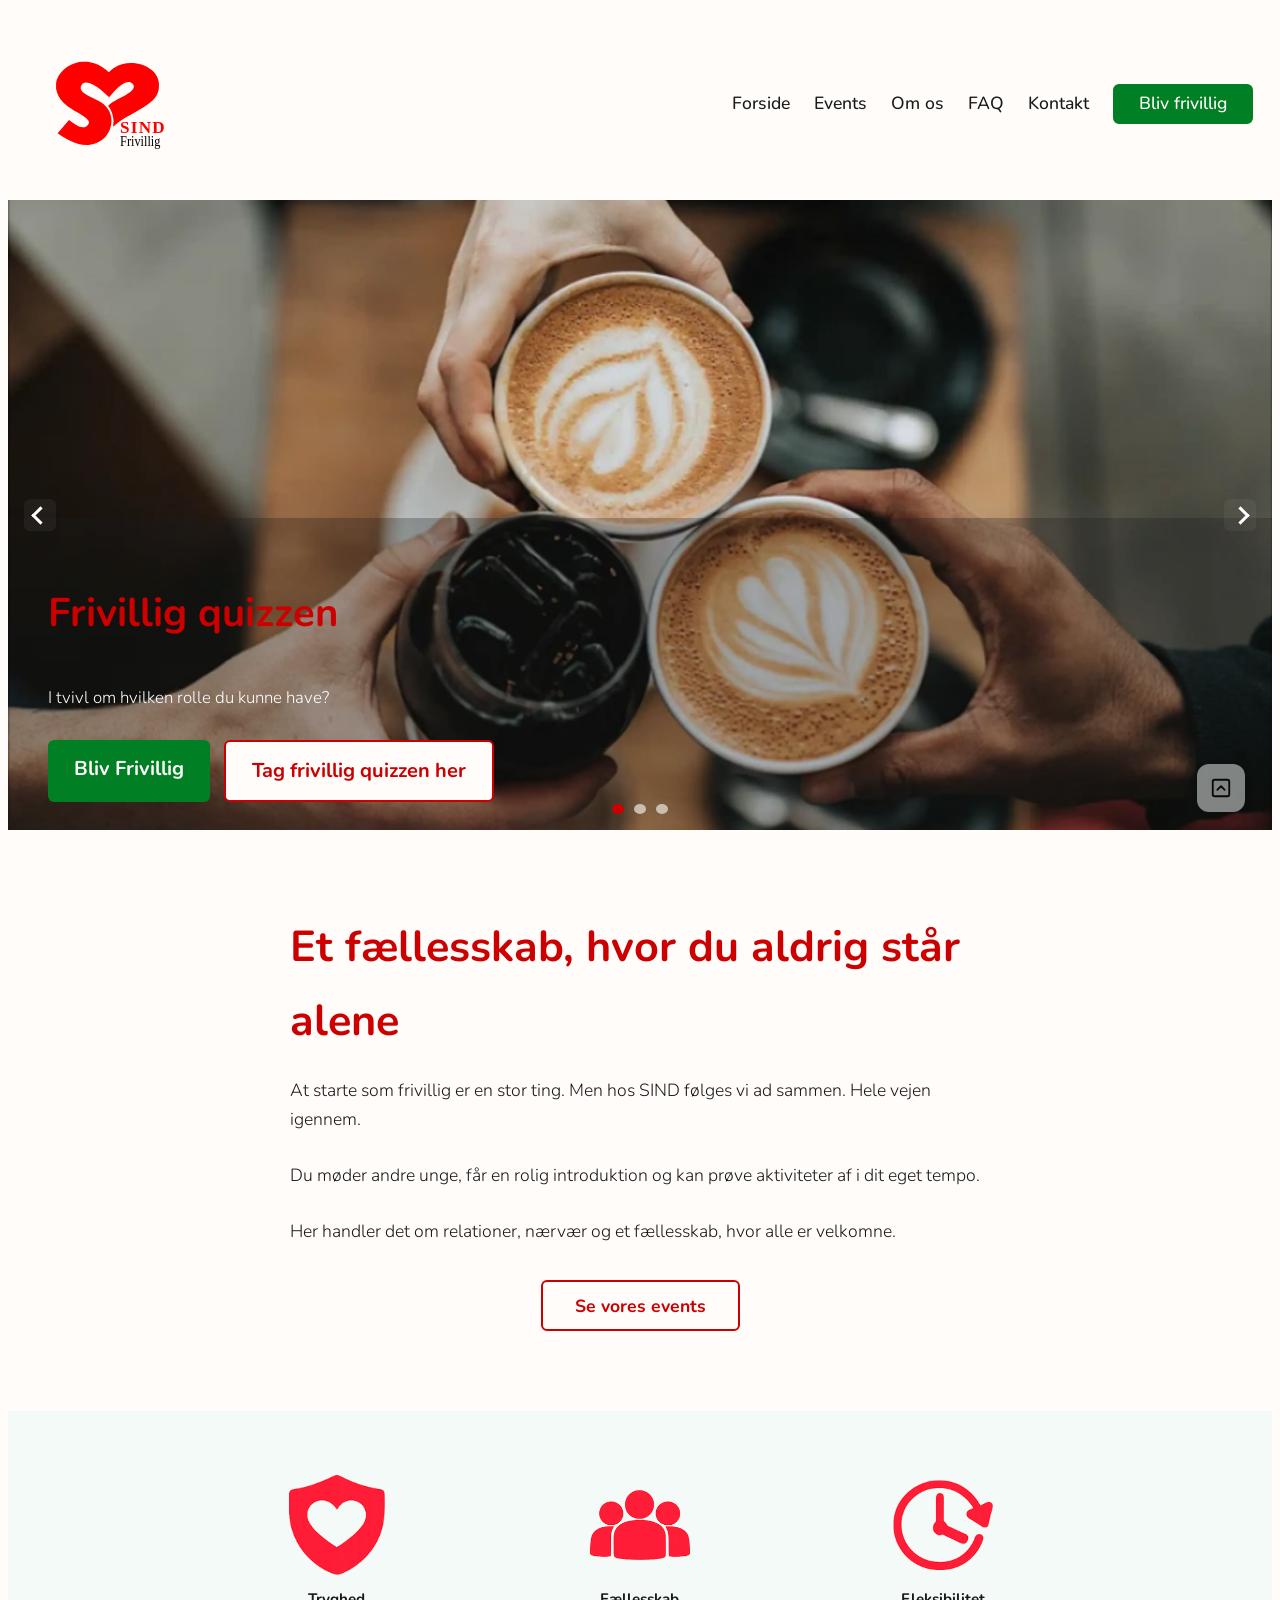
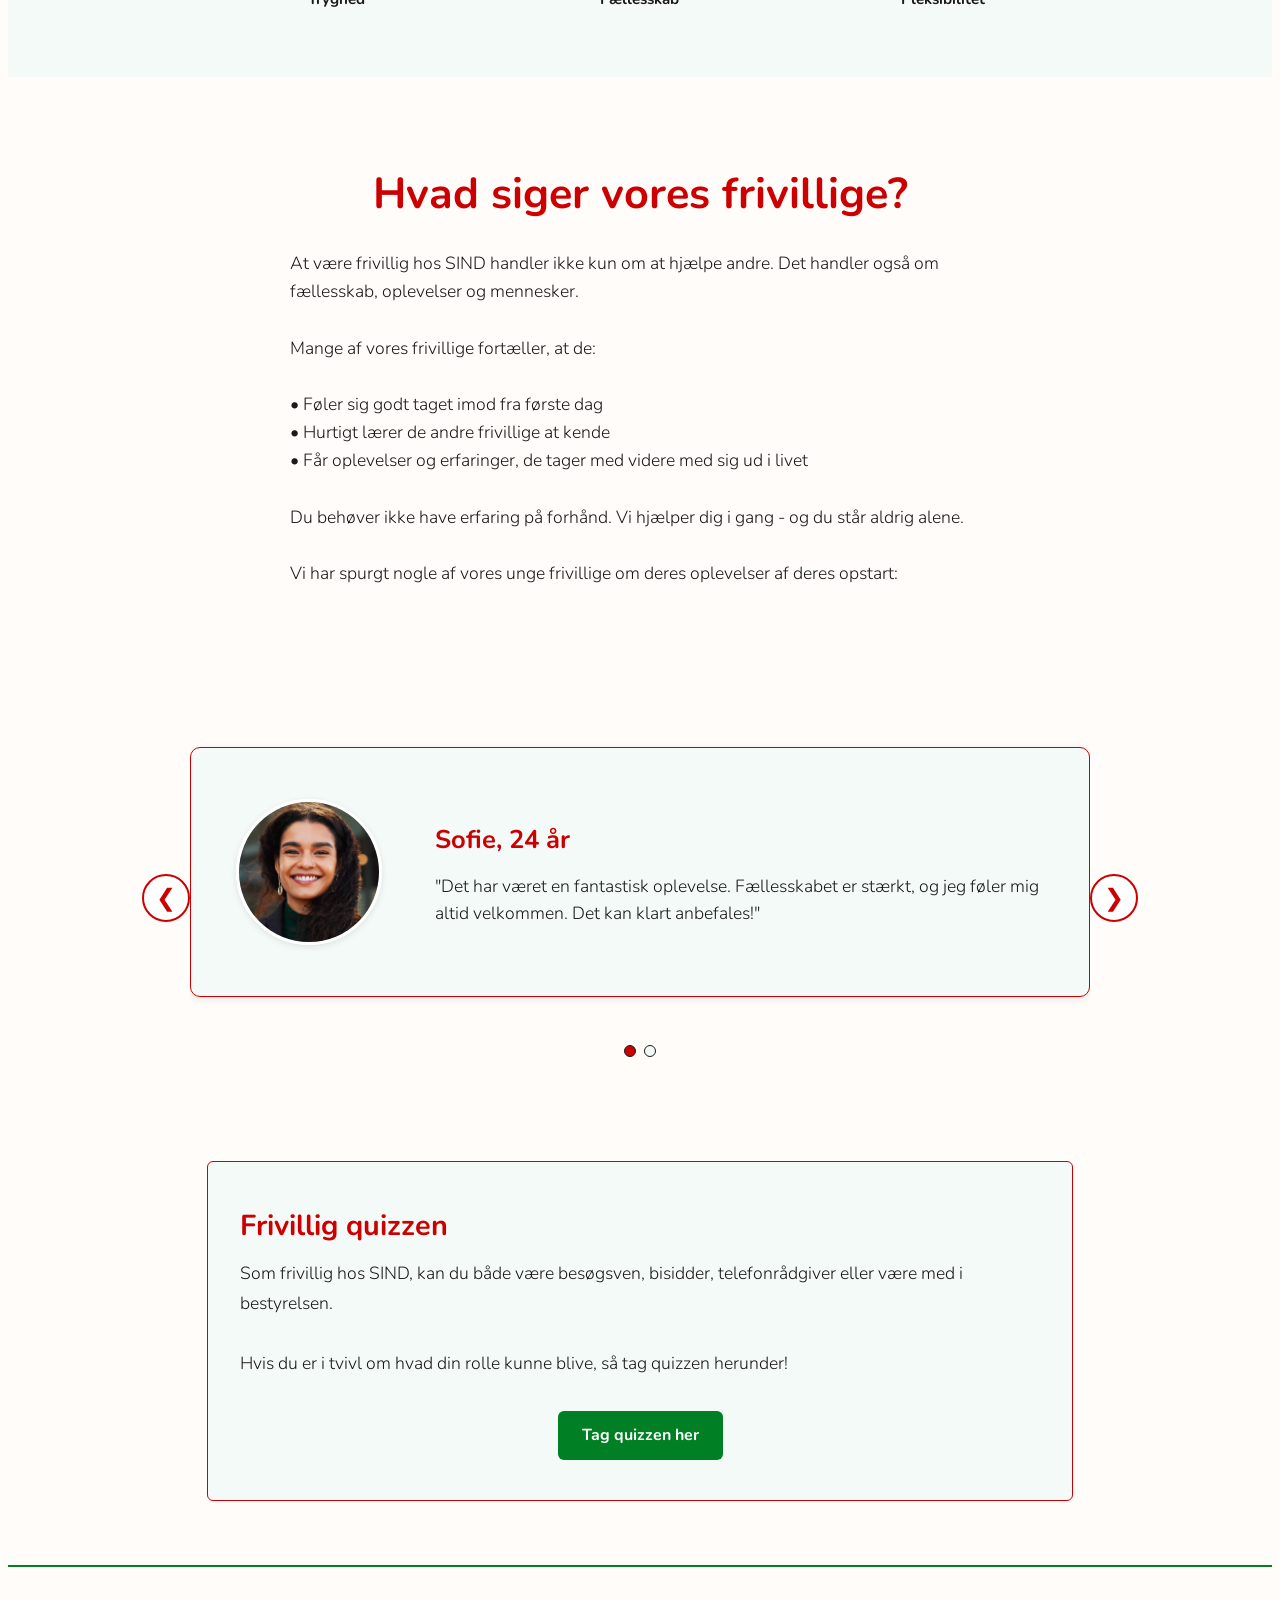
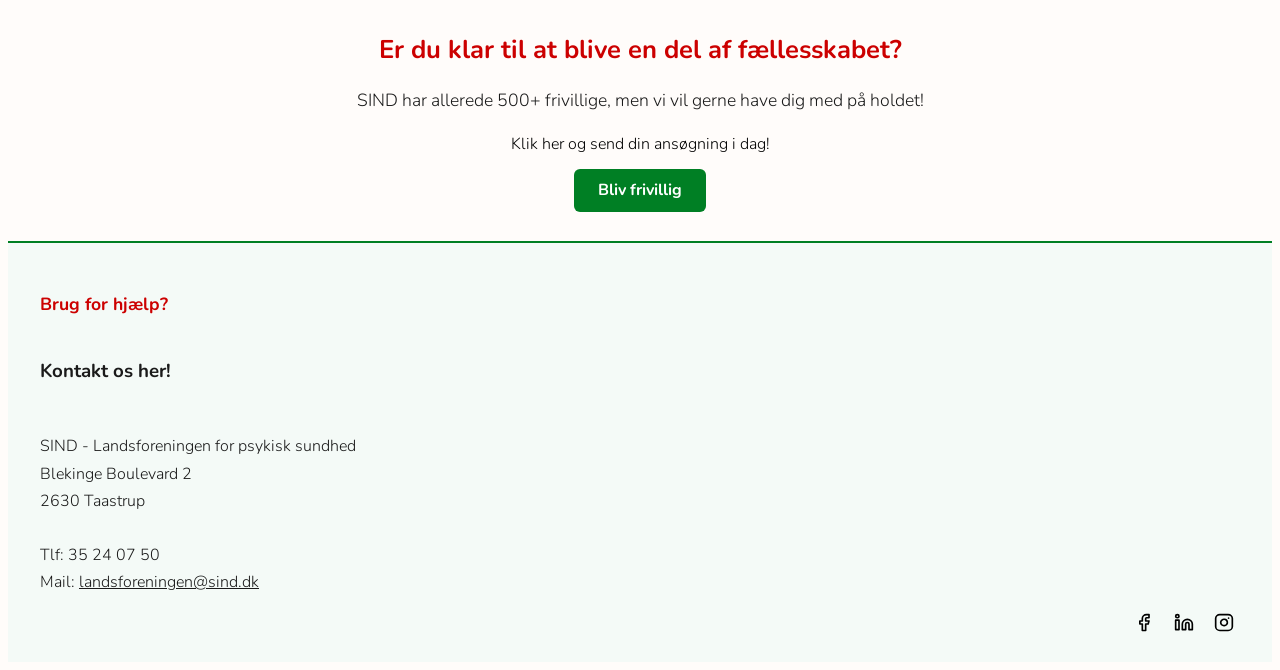
<file: index.html>
<!DOCTYPE html>
<html lang="da">
<head>
    <meta charset="UTF-8">
    <meta name="viewport" content="width=device-width, initial-scale=1.0">
    <meta name="robots" content="noindex">

    <title>Forside</title>

    <script src="js/billedecarousel.js" defer></script>
    <script src="js/forsideanmeldelser.js" defer></script>
    <script src="js/scrolltotop.js" defer></script>
    <script src="js/burgermenu.js" defer></script>

    <link rel="stylesheet" href="css/main.css">
    <link rel="icon" type="image/svg+xml" href="assets/sindfrivilliglogo.svg">
    <link rel="preconnect" href="https://fonts.googleapis.com">
    <link rel="preconnect" href="https://fonts.gstatic.com" crossorigin>
    
    <link href="https://fonts.googleapis.com/css2?family=Nunito:ital,wght@0,200..1000;1,200..1000&display=swap" rel="stylesheet">
</head>
<body>
        <nav class="navbar">
            <a href="index.html">
                <img src="assets/sindfrivilliglogo.svg" alt="SIND logo" class="navbar__logo">
            </a>
            <button class="navbar__burger" id="navbarBurger" aria-label="Åbn menu">
                <span class="navbar__burger-line"></span>
                <span class="navbar__burger-line"></span>
                <span class="navbar__burger-line"></span>
            </button>
            <div class="navbar__menu" id="navbarMenu">
                <a href="index.html" class="navbar__menu-link">Forside</a>
                <a href="events.html" class="navbar__menu-link">Events</a>
                <a href="om-os.html" class="navbar__menu-link">Om os</a>
                <a href="faq.html" class="navbar__menu-link">FAQ</a>
                <a href="kontakt.html" class="navbar__menu-link">Kontakt</a>
                <a href="blivfrivillig.html" class="navbar__menu-link">Bliv frivillig</a>
            </div>
        </nav>
        <!-- Forside indhold kommer her -->

        <!-- Carsousel -->

    <div class="hero-slider">
        <div id="slide-container"></div>
        <button class="arrow left" id="arrow-left"></button>
        <button class="arrow right" id="arrow-right"></button>
        <div class="slider-dots" id="slider-dots"></div>
    </div>

    <section class="forside-intro">
        <div class="forside-intro__container">
            <h2 class="forside-intro__overskrift">Et fællesskab, hvor du aldrig står alene</h2>
            <p class="forside-intro__tekst">At starte som frivillig er en stor ting. Men hos SIND følges vi ad sammen. Hele vejen igennem. <br> <br>Du møder andre unge, får en rolig introduktion og kan prøve aktiviteter af i dit eget tempo. <br> <br> Her handler det om relationer, nærvær og et fællesskab, hvor alle er velkomne.</p>
            <button class="btn-primary">Se vores events</button>
        </div>
    </section>

    <section class="forside-banner">
        <h2 class="visually-hidden">Fordele ved at være frivillig</h2>
        <div class="forside-banner__container">
            <div class="forside-banner__item">
                <img src="assets/tryghed.png" alt="Tryghed" class="forside-banner__ikon">
                <span class="forside-banner__titel">Tryghed</span>
            </div>
            
            <div class="forside-banner__item">
                <img src="assets/fællesskab.png" alt="Fællesskab" class="forside-banner__ikon">
                <span class="forside-banner__titel">Fællesskab</span>
            </div>
            
            <div class="forside-banner__item">
                <img src="assets/fleksibilitet.png" alt="Fleksibilitet" class="forside-banner__ikon">
                <span class="forside-banner__titel">Fleksibilitet</span>
            </div>
        </div>
    </section>

    <section class="forside-intro">
        <div class="forside-intro__container">
            <h2 class="forside-intro__overskrift">Hvad siger vores frivillige?</h2>
            <p class="forside-intro__tekst">At være frivillig hos SIND handler ikke kun om at hjælpe andre. Det handler også om fællesskab, oplevelser og mennesker. <br> <br> Mange af vores frivillige fortæller, at de: <br> <br> • Føler sig godt taget imod fra første dag <br> • Hurtigt lærer de andre frivillige at kende <br> • Får oplevelser og erfaringer, de tager med videre med sig ud i livet <br> <br> Du behøver ikke have erfaring på forhånd. Vi hjælper dig i gang - og du står aldrig alene. <br> <br> Vi har spurgt nogle af vores unge frivillige om deres oplevelser af deres opstart:</p>
        </div>
    </section>

    <section class="forside-anmeldelser">
        <h2 class="visually-hidden">Anmeldelser fra frivillige</h2>
        <button class="forside-anmeldelser__pil forside-anmeldelser__pil--venstre">&#10094;</button>
        <button class="forside-anmeldelser__pil forside-anmeldelser__pil--højre">&#10095;</button>

        <div class="forside-anmeldelser__karousel" id="forsideAnmeldelserKarousel">
            <article class="forside-anmeldelser__kort">
                <div class="forside-anmeldelser__portraet-wrap">
                        <img src="assets/sind__persona__sofie__forside.webp" alt="Sofie" class="forside-anmeldelser__portraet">
                </div>
                <div class="forside-anmeldelser__indhold">
                    <h3 class="forside-anmeldelser__navn">Sofie, 24 år</h3>
                    <p class="forside-anmeldelser__tekst">"Det har været en fantastisk oplevelse. Fællesskabet er stærkt, og jeg føler mig altid velkommen. Det kan klart anbefales!"</p>
                </div>
            </article>

            <article class="forside-anmeldelser__kort">
                <div class="forside-anmeldelser__portraet-wrap">
                    <img src="assets/anmeldelser_jens__forside.webp" alt="Jens" class="forside-anmeldelser__portraet">
                </div>
                <div class="forside-anmeldelser__indhold">
                    <h3 class="forside-anmeldelser__navn">Jens, 22 år</h3>
                    <p class="forside-anmeldelser__tekst">"Trygheden og fleksibiliteten gør, at jeg kan være med på mine egne præmisser. Det betyder alt for mig i hverdagen."</p>
                </div>
            </article>
        </div>
        <div class="forside-anmeldelser__dots" id="forsideAnmeldelserDots" role="group" aria-label="Navigation til anmeldelser">
            <button class="forside-anmeldelser__dot active"></button>
            <button class="forside-anmeldelser__dot"></button>
        </div>
    </section>

    <section class="forside-bund">
        <div class="forside-bund__boks">
            <div>
                <h2 class="forside-bund__overskrift">Frivillig quizzen</h2>
                <p class="forside-bund__tekst">Som frivillig hos SIND, kan du både være besøgsven, bisidder, telefonrådgiver eller være med i bestyrelsen. <br> <br> Hvis du er i tvivl om hvad din rolle kunne blive, så tag quizzen herunder!</p>
            </div>
            <a href="om-os.html#quiz" class="btn-primary forside-bund__knap">Tag quizzen her</a>
        </div>
    </section>
        <!-- Carsousel slut -->

        <section id="banner__blivFrivillig" aria-labelledby="banner-blivfrivillig-heading">
            <h2 id="banner-blivfrivillig-heading" class="footer__top">Er du klar til at blive en del af fællesskabet?</h2>
            <div class="footer__sub">SIND har allerede 500+ frivillige, men vi vil gerne have dig med på holdet!</div>
            <div class="footer__action">
                <div class="footer__action-text">Klik her og send din ansøgning i dag!</div>
                <a href="blivfrivillig.html" class="footer__action-btn">Bliv frivillig</a>
            </div>
        </section>

        <footer class="footer">
            <div class="footer__help">
                <h2 class="footer__help-title">Brug for hjælp?</h2>
                <div class="footer__contact">
                    <h3>Kontakt os her!</h3><br>
                    SIND - Landsforeningen for psykisk sundhed<br>
                    Blekinge Boulevard 2<br>
                    2630 Taastrup<br><br>
                    Tlf: 35 24 07 50<br>
                    Mail: <a href="mailto:landsforeningen@sind.dk" class="footer__contact-mail">landsforeningen@sind.dk</a>
                </div>
                <button id="scrollToTopBtn" class="footer__scroll-top-btn" aria-label="Scroll til toppen">
                    <img src="assets/arrow-up.svg" alt="Op">
                </button>
                <div class="footer__icons">
                    <a href="#" class="footer__icon-link"><img src="assets/facebook.svg" alt="Facebook" class="footer__icon-img"></a>
                    <a href="#" class="footer__icon-link"><img src="assets/linkedin.svg" alt="LinkedIn" class="footer__icon-img"></a>
                    <a href="#" class="footer__icon-link"><img src="assets/instagram.svg" alt="Instagram" class="footer__icon-img"></a>
                </div>
            </div>
        </footer>

</body>
</html>
</file>
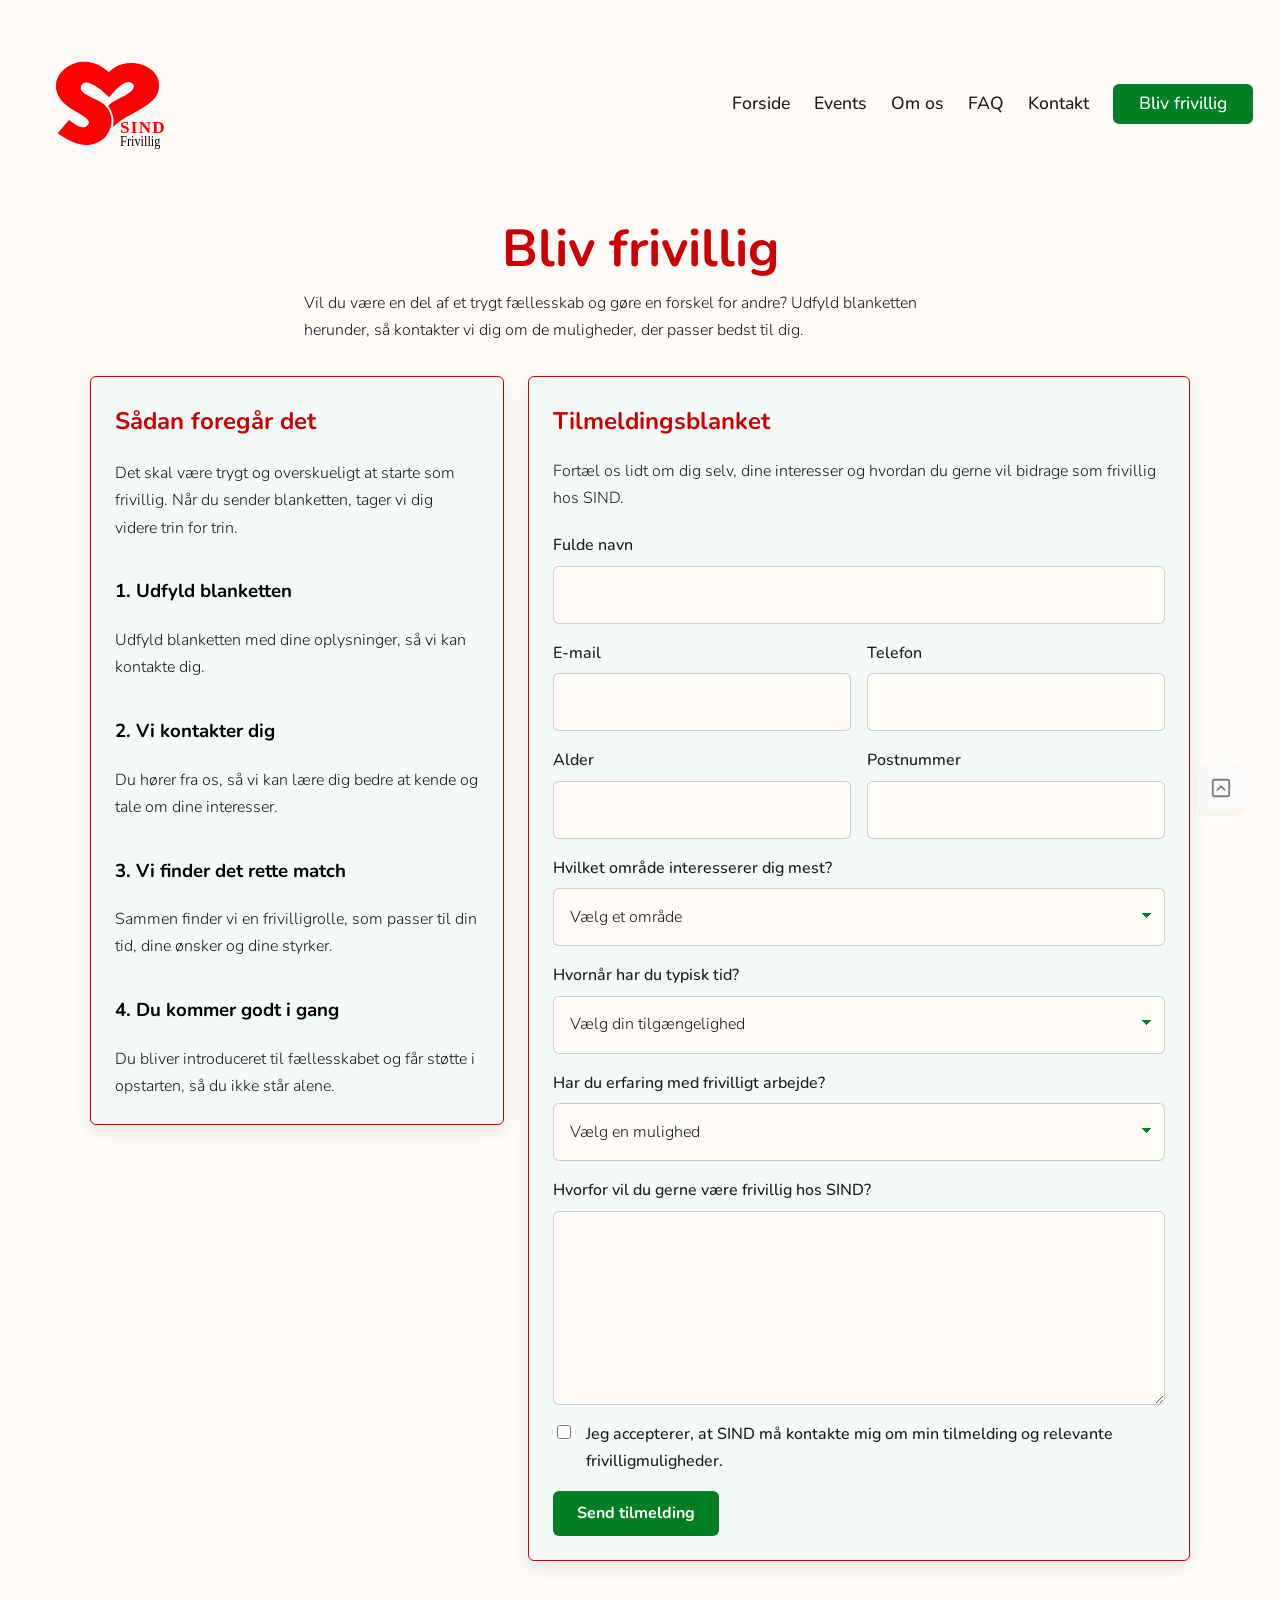
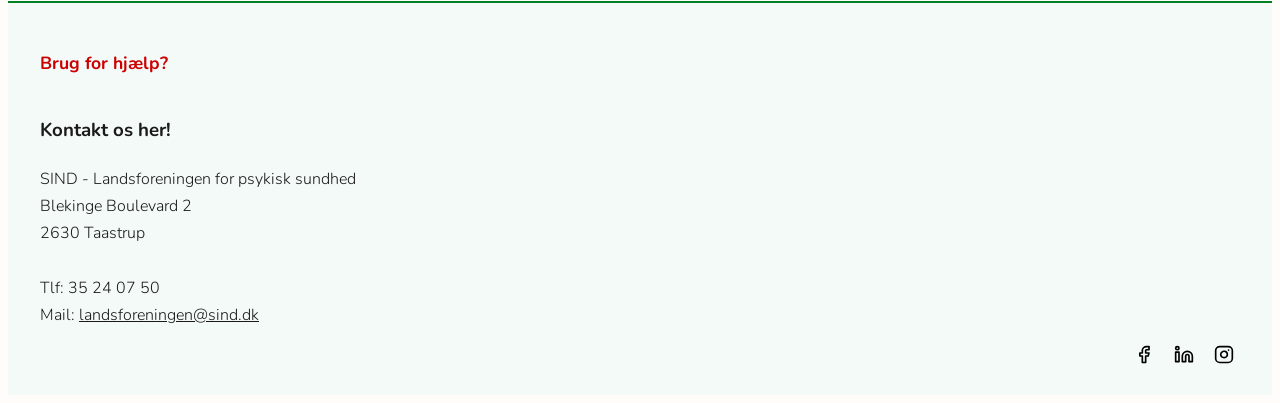
<file: blivfrivillig.html>
<!DOCTYPE html>
<html lang="da">
<head>
    <meta charset="UTF-8">
    <meta name="viewport" content="width=device-width, initial-scale=1.0">
    <meta name="robots" content="noindex">

    <title>Bliv frivillig</title>

    <script src="js/scrolltotop.js" defer></script>
    <script src="js/burgermenu.js" defer></script>
    <script src="js/form-success.js" defer></script>

    <link rel="stylesheet" href="css/main.css">
    <link rel="icon" type="image/svg+xml" href="assets/sindfrivilliglogo.svg">
    <link rel="preconnect" href="https://fonts.googleapis.com">
    <link rel="preconnect" href="https://fonts.gstatic.com" crossorigin>
    <link href="https://fonts.googleapis.com/css2?family=Nunito:ital,wght@0,200..1000;1,200..1000&display=swap" rel="stylesheet">
</head>
<body>
    <nav class="navbar">
        <a href="index.html">
            <img src="assets/sindfrivilliglogo.svg" alt="SIND logo" class="navbar__logo">
        </a>
        <button class="navbar__burger" id="navbarBurger" aria-label="Åbn menu">
            <span class="navbar__burger-line"></span>
            <span class="navbar__burger-line"></span>
            <span class="navbar__burger-line"></span>
        </button>
        <div class="navbar__menu" id="navbarMenu">
            <a href="index.html" class="navbar__menu-link">Forside</a>
            <a href="events.html" class="navbar__menu-link">Events</a>
            <a href="om-os.html" class="navbar__menu-link">Om os</a>
            <a href="faq.html" class="navbar__menu-link">FAQ</a>
            <a href="kontakt.html" class="navbar__menu-link">Kontakt</a>
            <a href="blivfrivillig.html" class="navbar__menu-link">Bliv frivillig</a>
        </div>
    </nav>

    <main class="kontakt-side frivillig-side">
        <div class="kontakt-side__container">
            <h1>Bliv frivillig</h1>
            <p class="kontakt-side__text">Vil du være en del af et trygt fællesskab og gøre en forskel for andre? Udfyld blanketten herunder, så kontakter vi dig om de muligheder, der passer bedst til dig.</p>

            <div class="kontakt-side__layout">
                <aside class="kontakt-side__kort" aria-label="Info om frivilligtilmelding">
                    <h2 class="kontakt-side__kort-titel">Sådan foregår det</h2>
                    <p>Det skal være trygt og overskueligt at starte som frivillig. Når du sender blanketten, tager vi dig videre trin for trin.</p>

                    <div class="kontakt-side__kort-blok">
                        <h3>1. Udfyld blanketten</h3>
                        <p>Udfyld blanketten med dine oplysninger, så vi kan kontakte dig.</p>
                    </div>

                    <div class="kontakt-side__kort-blok">
                        <h3>2. Vi kontakter dig</h3>
                        <p>Du hører fra os, så vi kan lære dig bedre at kende og tale om dine interesser.</p>
                    </div>

                    <div class="kontakt-side__kort-blok">
                        <h3>3. Vi finder det rette match</h3>
                        <p>Sammen finder vi en frivilligrolle, som passer til din tid, dine ønsker og dine styrker.</p>
                    </div>

                    <div class="kontakt-side__kort-blok">
                        <h3>4. Du kommer godt i gang</h3>
                        <p>Du bliver introduceret til fællesskabet og får støtte i opstarten, så du ikke står alene.</p>
                    </div>
                </aside>

                <section class="kontakt-formular" aria-labelledby="frivilligFormTitel">
                    <h2 id="frivilligFormTitel" class="kontakt-formular__titel">Tilmeldingsblanket</h2>
                    <p class="kontakt-formular__intro">Fortæl os lidt om dig selv, dine interesser og hvordan du gerne vil bidrage som frivillig hos SIND.</p>

                    <form class="kontakt-formular__form" action="#" method="post" data-success-message="Tak for din tilmelding. Vi kontakter dig snart om næste skridt.">
                        <div class="kontakt-formular__felt">
                            <label for="frivilligNavn">Fulde navn</label>
                            <input id="frivilligNavn" name="navn" type="text" autocomplete="name" required>
                        </div>

                        <div class="kontakt-formular__felt kontakt-formular__felt--half">
                            <label for="frivilligEmail">E-mail</label>
                            <input id="frivilligEmail" name="email" type="email" autocomplete="email" required>
                        </div>

                        <div class="kontakt-formular__felt kontakt-formular__felt--half">
                            <label for="frivilligTelefon">Telefon</label>
                            <input id="frivilligTelefon" name="telefon" type="tel" autocomplete="tel" required>
                        </div>

                        <div class="kontakt-formular__felt kontakt-formular__felt--half">
                            <label for="frivilligAlder">Alder</label>
                            <input id="frivilligAlder" name="alder" type="number" min="15" max="99" inputmode="numeric" required>
                        </div>

                        <div class="kontakt-formular__felt kontakt-formular__felt--half">
                            <label for="frivilligPostnummer">Postnummer</label>
                            <input id="frivilligPostnummer" name="postnummer" type="text" inputmode="numeric" autocomplete="postal-code" required>
                        </div>

                        <div class="kontakt-formular__felt">
                            <label for="frivilligOmraade">Hvilket område interesserer dig mest?</label>
                            <select id="frivilligOmraade" name="omraade" required>
                                <option value="">Vælg et område</option>
                                <option value="events">Arrangementer og events</option>
                                <option value="besogsven">Besøgsven</option>
                                <option value="raadgivning">Telefonrådgivning</option>
                                <option value="bestyrelse">Bestyrelsesarbejde</option>
                                <option value="andet">Jeg er åben for flere muligheder</option>
                            </select>
                        </div>

                        <div class="kontakt-formular__felt">
                            <label for="frivilligTid">Hvornår har du typisk tid?</label>
                            <select id="frivilligTid" name="tilgaengelighed" required>
                                <option value="">Vælg din tilgængelighed</option>
                                <option value="hverdage">Primært hverdage</option>
                                <option value="aftener">Primært aftener</option>
                                <option value="weekend">Primært weekender</option>
                                <option value="fleksibel">Jeg er fleksibel</option>
                            </select>
                        </div>

                        <div class="kontakt-formular__felt">
                            <label for="frivilligErfaring">Har du erfaring med frivilligt arbejde?</label>
                            <select id="frivilligErfaring" name="erfaring" required>
                                <option value="">Vælg en mulighed</option>
                                <option value="ja">Ja, jeg har erfaring</option>
                                <option value="lidt">Lidt erfaring</option>
                                <option value="nej">Nej, men jeg vil gerne i gang</option>
                            </select>
                        </div>

                        <div class="kontakt-formular__felt">
                            <label for="frivilligMotivation">Hvorfor vil du gerne være frivillig hos SIND?</label>
                            <textarea id="frivilligMotivation" name="motivation" rows="6" required></textarea>
                        </div>

                        <div class="kontakt-formular__samtykke">
                            <input id="frivilligSamtykke" name="samtykke" type="checkbox" required>
                            <label for="frivilligSamtykke">Jeg accepterer, at SIND må kontakte mig om min tilmelding og relevante frivilligmuligheder.</label>
                        </div>

                        <button class="kontakt-formular__knap cta-knap" type="submit">Send tilmelding</button>
                    </form>
                </section>
            </div>
        </div>
    </main>

    <footer class="footer">
        <div class="footer__help">
            <h2 class="footer__help-title">Brug for hjælp?</h2>
            <div class="footer__contact">
                <h3>Kontakt os her!</h3>
                SIND - Landsforeningen for psykisk sundhed<br>
                Blekinge Boulevard 2<br>
                2630 Taastrup<br><br>
                Tlf: 35 24 07 50<br>
                Mail: <a href="mailto:landsforeningen@sind.dk" class="footer__contact-mail">landsforeningen@sind.dk</a>
            </div>
            <button id="scrollToTopBtn" class="footer__scroll-top-btn" aria-label="Scroll til toppen">
                <img src="assets/arrow-up.svg" alt="Op">
            </button>
            <div class="footer__icons">
                <a href="#" class="footer__icon-link"><img src="assets/facebook.svg" alt="Facebook" class="footer__icon-img"></a>
                <a href="#" class="footer__icon-link"><img src="assets/linkedin.svg" alt="LinkedIn" class="footer__icon-img"></a>
                <a href="#" class="footer__icon-link"><img src="assets/instagram.svg" alt="Instagram" class="footer__icon-img"></a>
            </div>
        </div>
    </footer>
</body>
</html>
</file>
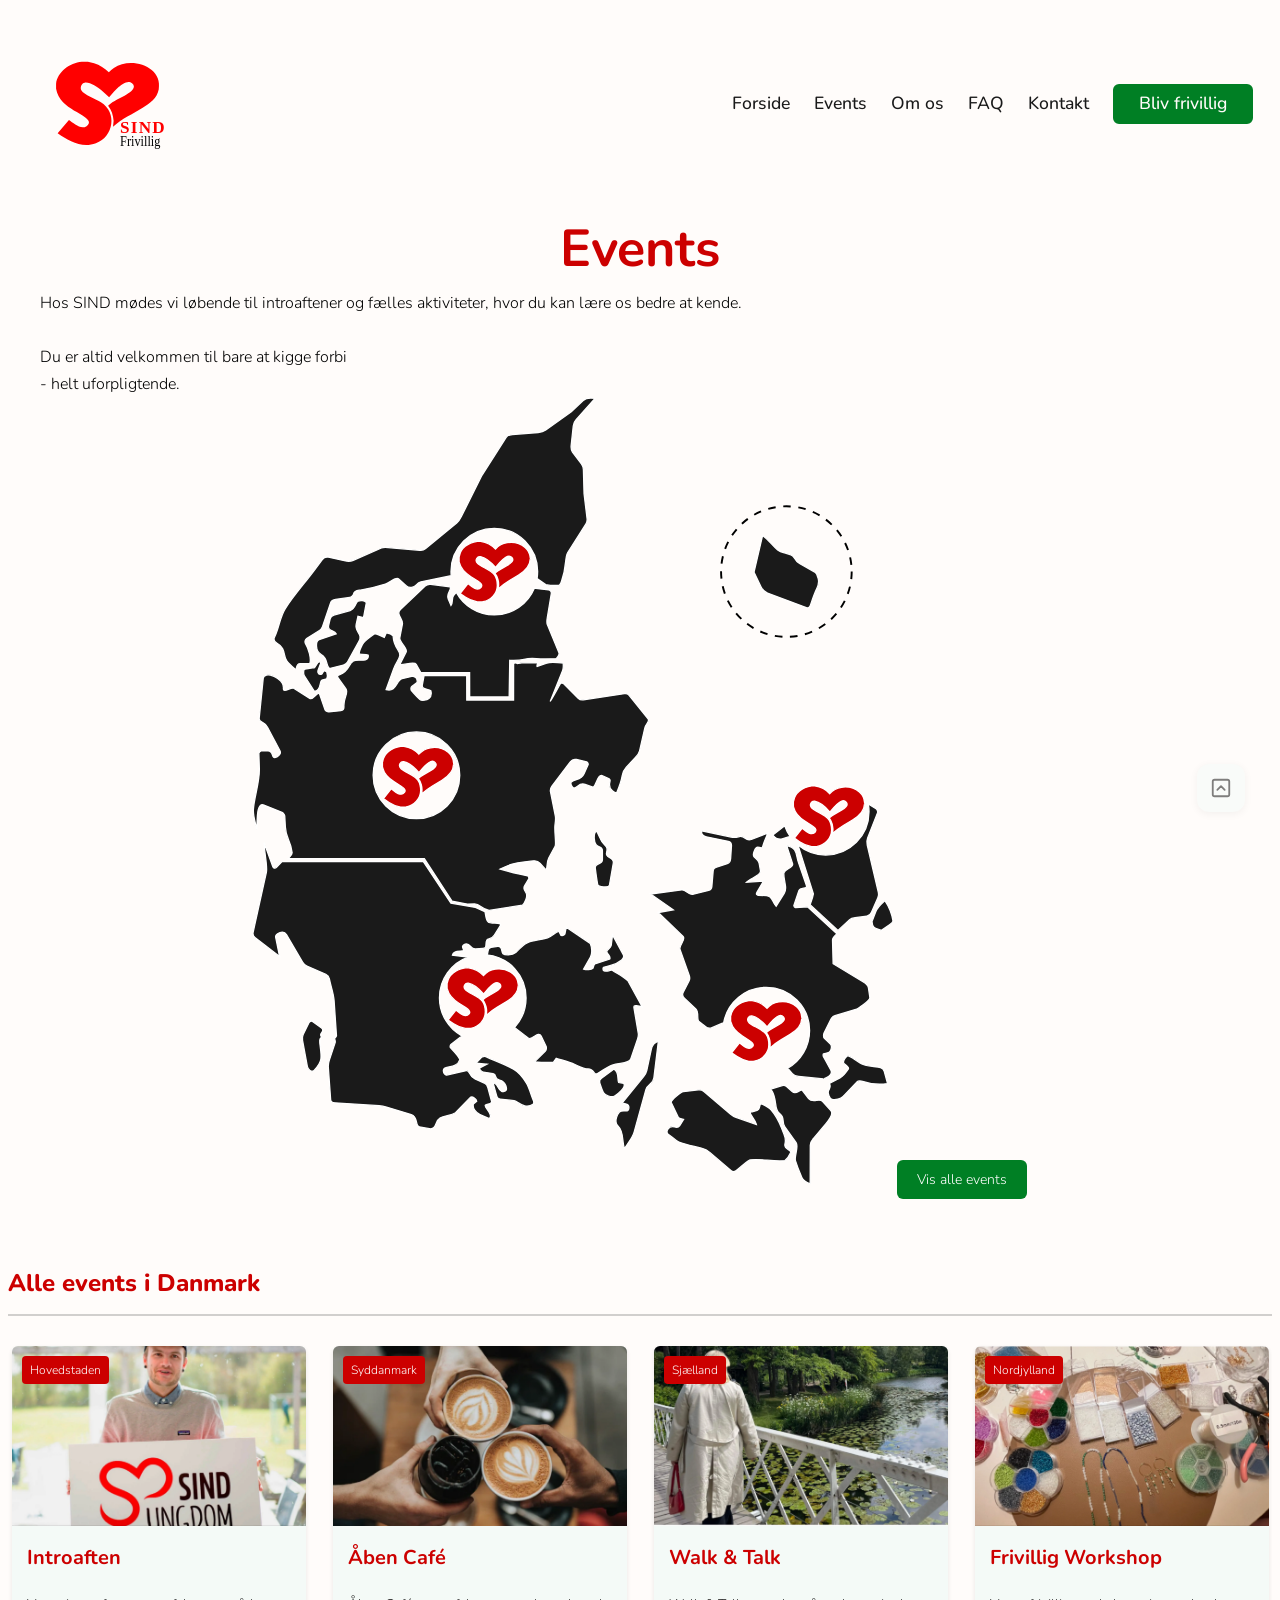
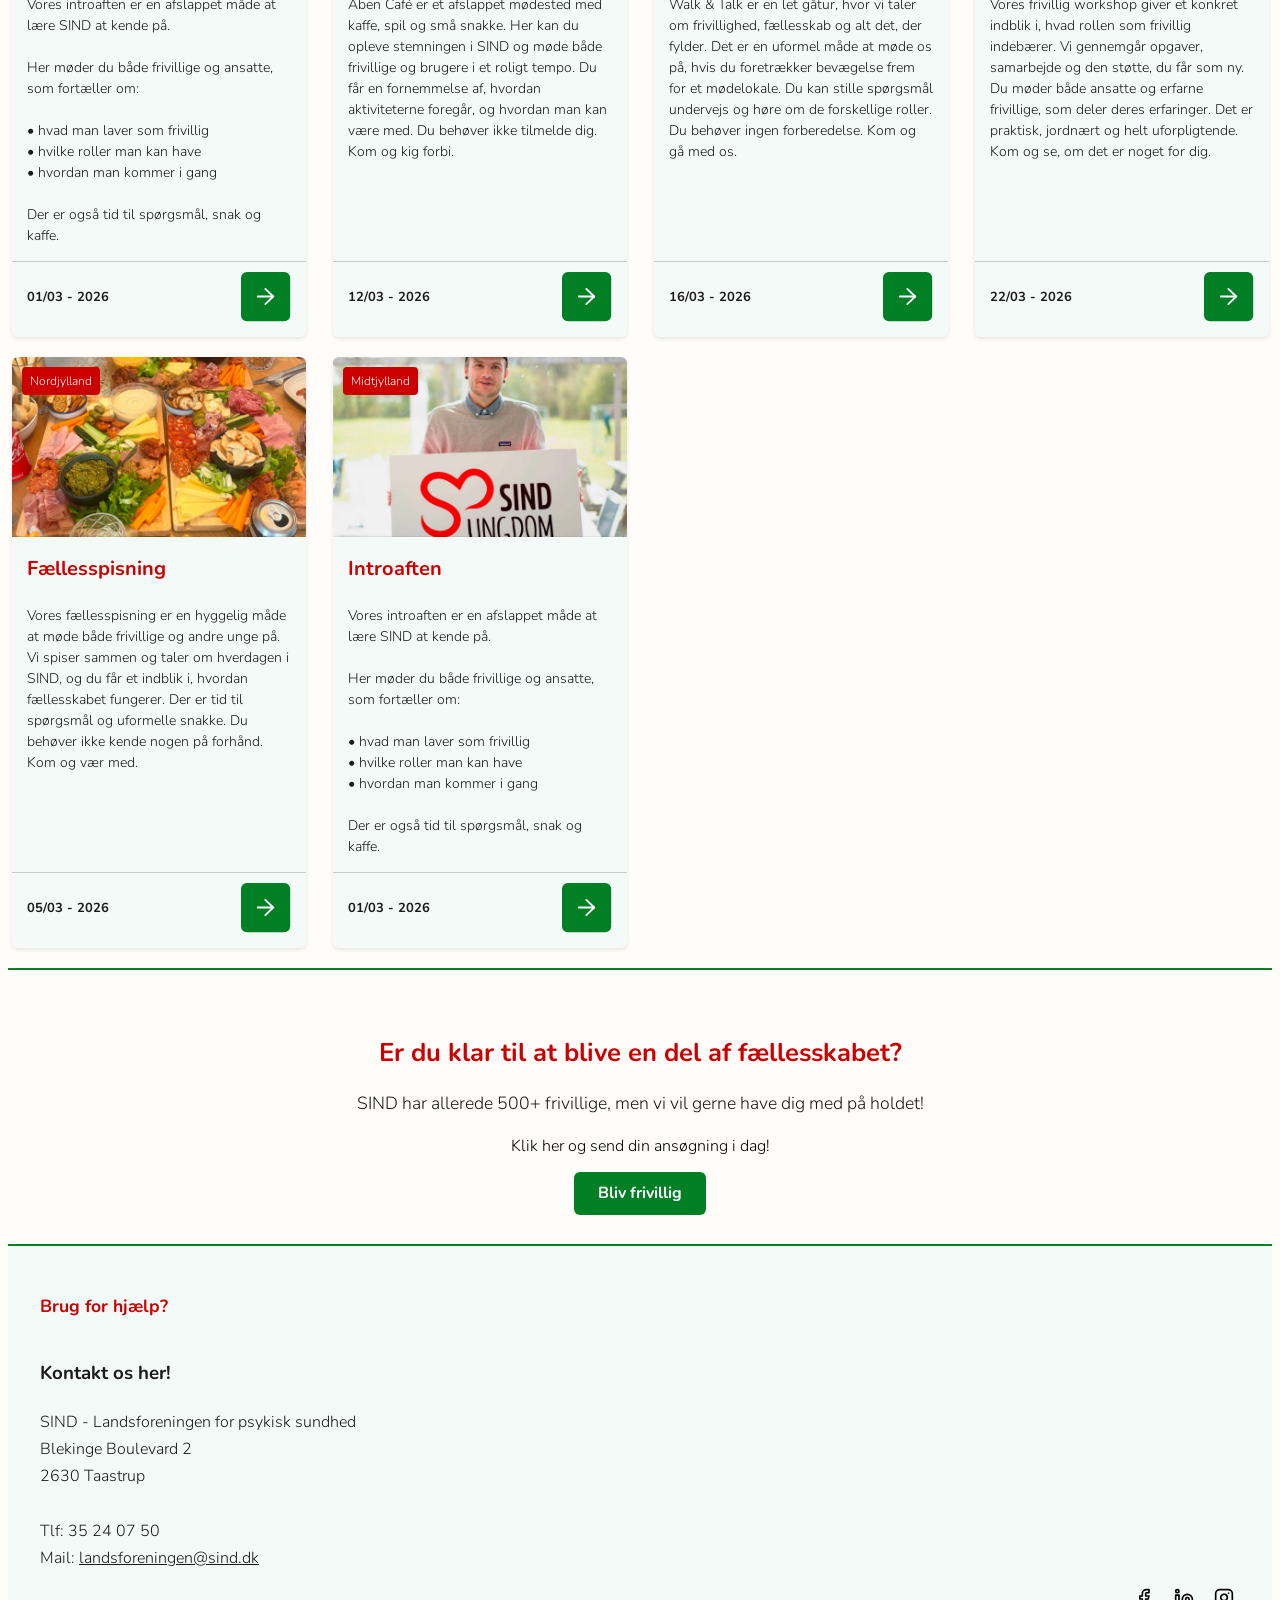
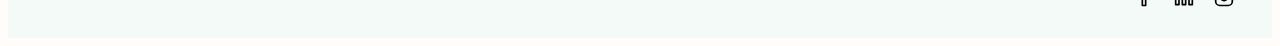
<file: events.html>
<!DOCTYPE html>
<html lang="da">
<head>
    <meta charset="UTF-8">
    <meta name="viewport" content="width=device-width, initial-scale=1.0">
    <meta name="robots" content="noindex"> 

    <title>Events</title>

    <script src="js/scrolltotop.js" defer></script>
    <script src="js/burgermenu.js" defer></script>
    <script src="js/kort.js" defer></script>
    
    <link rel="stylesheet" href="css/main.css">
    <link rel="icon" type="image/svg+xml" href="assets/sindfrivilliglogo.svg">
    <link rel="preconnect" href="https://fonts.googleapis.com">
    <link rel="preconnect" href="https://fonts.gstatic.com" crossorigin>
    <link href="https://fonts.googleapis.com/css2?family=Nunito:ital,wght@0,200..1000;1,200..1000&display=swap" rel="stylesheet">
</head>
<body>
    <nav class="navbar">
        <a href="index.html">
            <img src="assets/sindfrivilliglogo.svg" alt="SIND logo" class="navbar__logo">
        </a>
        <button class="navbar__burger" id="navbarBurger" aria-label="Åbn menu">
            <span class="navbar__burger-line"></span>
            <span class="navbar__burger-line"></span>
            <span class="navbar__burger-line"></span>
        </button>
        <div class="navbar__menu" id="navbarMenu">
            <a href="index.html" class="navbar__menu-link">Forside</a>
            <a href="events.html" class="navbar__menu-link">Events</a>
            <a href="om-os.html" class="navbar__menu-link">Om os</a>
            <a href="faq.html" class="navbar__menu-link">FAQ</a>
            <a href="kontakt.html" class="navbar__menu-link">Kontakt</a>
            <a href="blivfrivillig.html" class="navbar__menu-link">Bliv frivillig</a>
        </div>
    </nav>
    <main>
        <div class="map-section">
            <h1 class="map-section__title">Events</h1>
            <p class="map-section__text">Hos SIND mødes vi løbende til introaftener og fælles aktiviteter, hvor du kan lære os bedre at kende.
            <br> <br> Du er altid velkommen til bare at kigge forbi <br>- helt uforpligtende.</p>

                <div class="map-section__area" id="map-area">
                    <svg class="map-section__svg" id="svg-map" xmlns="http://www.w3.org/2000/svg" viewBox="0 0 995 1221.62">
                            
                        <g id="hovedstaden" class="map-section__region">
                            <g>
                            <path d="M878.61,280.52c2.28,7.59.01,11.32-2.68,17.03-3.84,8.14-6.52,16.72-9.61,25.36-.85,2.37-3.36,4.01-6.12,2.97l-60.33-22.63c-4.67-1.75-7.79-4.99-9.93-9.45l-10.98-22.97,13.33-57.22c9.49,7.01,14.97,15.58,23.42,22.81,6.46,5.53,21.12,4.52,25.26,11.39,2.38,3.94,4.83,7.25,8.66,9.41l24.49,13.85c2.71,1.53,3.68,6.75,4.49,9.45Z"/>
                            <path d="M826.63,665.12c2.04,5.94,4.88,11.51,8.4,16.58l-12.28,3.68c-4.96,1.49-10.88-1.43-14.56-5.85l18.44-14.41Z"/>
                            <path d="M971.44,777.07l-9.9,22.59c-1.27,2.92-4.3,5.73-7.23,6.09l-18.16,2.24c-2.41.3-6.91,1.39-8.63,2.99l-18.03,16.73-43.36-40c1.88-5.45,4.2-11.14,5.09-16.81l-23.89-75.79c11.67,9.7,26.67,15.54,43.03,15.54,37.19,0,67.34-30.15,67.34-67.34,0-4.19-.38-8.29-1.12-12.26l12.04,7.48c1.44.89,3.12,4.26,2.42,6.07l-15.46,39.63c-1.29,3.3-1.47,7.25-.63,10.8l17.36,73.78c.55,2.31-.03,6.34-.87,8.26Z"/>
                            <path d="M976.9,827.82c-8.89-3.57-13.88-2.88-14.55-13.93l5.84-15.25c2.63-6.88,8.39-11.92,14.25-17.25,6.57,9.74,10.67,20.1,12.55,31.41.3,1.8-3.31,4.79-4.9,5.89l-13.19,9.12Z"/>
                            <circle cx="829.25" cy="269.91" r="101.55" fill="none" stroke="#000" stroke-dasharray="11.82 11.82" stroke-miterlimit="10" stroke-width="3"/>
                            </g>
                            <g id="sind-hjerte" class="map-section__sind-hjerte">
                            <path d="M873.65,603.16c8.68,1.33,16.61,5.01,23.09,12.03,4.86-5.62,10.96-8.82,18.2-9.94,10-1.55,20.05.87,27.82,7.47,4.64,4.05,7.53,9.46,7.91,15.68.03.5.17,1.13.33,1.32v1c.07-.14-.32.43-.32.55-.18,11.21-8.85,18.83-17.99,24.35l-14.88,8.99c-6,3.62-11.27,7.58-16.79,12.53.9-5.1.94-9.75-.48-14.51-1.06-3.54-2.27-6.7-4.75-9.73,2.47-2.16,4.95-3.99,7.76-5.61l11.99-6.92c2.47-1.43,4.73-3.2,6.57-5.24s1.83-4.78.09-6.8-4.23-2.61-6.87-1.68c-7.28,3.01-13.23,11.12-18.45,17.24-5.4-6.35-15.56-15.56-23.69-16.95-2.54-.27-4.56.75-5.74,2.9-5.98,10.9,19.9,14.22,27.74,25.51,3.37,4.86,4.32,10.36,4.36,16.25.08,12.8-10.32,23.59-22.15,25.5-.56.09-.77.3-.74.35h-8.3c-6.36-1.44-12.42-3.48-18-7.26l-8.68-5.87,12.26-15.48c5.33,4.45,14.64,12.97,20.45,5.78,3.15-3.9-1.95-7.53-5.17-9.59l-10.69-6.85c-7.81-5-15.63-12.06-17.8-21.41-.12-.51-.37-1.08-.58-1.39v-8.3c.09-.08.4-.62.44-.86,1.03-6.02,4.35-11.33,9.08-15.19,5.48-4.48,11.91-6.75,18.7-7.84h5.31Z" fill="#cc0000"/>
                            </g>
                        </g>
                            
                        <g id="sjaelland" class="map-section__region">
                            <g>
                            <path d="M938.55,950.12l-33.75,10.22c-2.47.75-5.28,3.47-6.4,5.73l-10.61,21.37c-.89,1.79-1.18,6.41.14,7.66l9.73,9.22c2.92,2.76,1.47,9.84-1.37,12.47-1.05.98-4.5,1.56-5.97,1.98l-3.44,1c-.76.22-.6,3.23-.16,4.03l11.52,20.79c5.19,9.38-11.46,13.99-11.25,14.01l-38.77-3.77c-3.5-.33-7.42-1.67-9.72-4.32l-7.27-8.42c20.36-11.58,34.1-33.48,34.1-58.58,0-37.19-30.16-67.34-67.35-67.34-33.08,0-60.58,23.85-66.27,55.29-.95.19-1.86.47-2.71.84l-16.26,7.05c-1.83.79-6.23.18-7.76-1.02l-11.6-8.98c-4.06-3.15.51-14.58-4.9-19.63l-17.7-16.55c-2.53-2.37-3.78-5.63-2.05-8.98l9.19-17.87c1.09-2.13,1.15-6.05.32-8.39l-14.48-40.81c-1.98-5.58,9.74-15.45,4.97-20.04l-38.71-37.18,23.42-4.21-35.32-24.5,48.18-6.35c7.47-.99,9.9,8.81,18.48,6.67l23.53-5.86c2.31-.58,4.83-3.31,5.04-5.79l2.11-24.92c.15-1.74,2.54-4.49,4.1-5.01l17.72-5.99c3.28-1.1,5.1-4.57,5.32-7.95l1.27-19.37c.23-3.43-1.48-6.57-5.04-7.32l-34.05-7.12c-4.46-.93-8.19-4.37-7.25-9.23l45.82,9.73c3.69.78,7.75.56,11.27-.52,11.14-3.44,9.98,8.21,20.14,4.25l25.86-10.09c-3.42,7.97-6.07,13.37-8.16,20.95-1.37,5-6.94-.68-9.72,1.46-2.55,1.96-6.88,12.02-3.54,14.72,3.98,3.21,6.93,5.53,7.81,10.51l2,11.21c1.2,6.77-16.02,11.65-21.72,17.74l26.38-1.96-10.26,17.6c-.43.74-.7,1.94-.74,2.46-.06.7,1.93,2.03,2.76,2.07l12.87.64c9.78.49,8.48,10.01,15.09,16.41l12.47-20.08c2.04-3.28,2.51-7.96,1.93-11.79-2.95-19.3-5.4-21.19,4.4-26.49,2.68-1.45,7.82-4.31,6.69-7.78l-9.18-28.16c17.31,3.61,14,13.88,18.25,26.18l12.29,35.51c2.57,7.43-9.2,1.49-11.62,8.62l-7.72,22.7c-.35,1.01,1.56,3.58,2.57,3.51l18.63-1.25,45.64,41.76c-2.71,2.9-6.87,6.06-6.78,9.72l.96,36.96,47.03,28.5c3.67,2.22,7.21,4.49,7.88,9.05l2.2,14.93c.72,4.84-18.73,17.57-20.48,18.1Z"/>
                            <path d="M827.04,1185.57c-17.27,2.21-38.96-3.56-54.07-1-8.31,4.24-14.59,11.39-22.15,16.89-2.17,1.58-5.28,1.85-7.36.05l-32.77-28.28c-4.09-3.53-8.53-5.65-13.81-7.04-11.68-3.07-23.43-5.01-34.69-9.42-6.05-2.37-10.79-8.4-16.1-11.76-3.34-2.11-2.83-5.74-.99-8.37,6.74-9.64,13.48,2.3,18.34-5.46l5.98-9.54c-3.42-.92-7.34-1.53-8.23-3.4l-11.16-23.44c1.26-4.55,15.03-15.77,18.98-16.26l23.33-2.88c2.64-.33,6.66.76,8.65,2.45l41.08,34.96c2.28,1.94,6.1,4.24,8.81,5.2l31.7,11.23c-1.87-7.64-6.5-10.7-9.34-17.09-1.74-3.91,9.82-2.78,12.76-6.4,1.67-2.05,1.93-5.23,2.96-9.47,5.35,2.62,12.43,5.41,16.42,10.03,12.54,14.54,13.48,22.17,20.15,38.08,2.05,4.9,2.83,9.79,1.53,15.1-1.95,8.03,6.72,7.42,9.29,12.34-2.22,4.88-5.31,10.05-9.28,13.48Z"/>
                            <path d="M870.79,1151.84c-2.4,2.84-4.37,6.33-4.38,9.86l-.16,59.91c-5.47-2.15-10.81-5.01-12.94-9.85-3.81-8.62-7.17-16.93-9.98-26.1-2.03-6.64,5.48-21.59,1.09-27.8l-17.51-24.78c-5.96-8.43,1.63-13.45-8.99-21.26-8.52-6.26-1.98-22.89-12.95-37.34l17.69-5.46c1.56-.48,5.58.37,6.82,1.45l9.19,8.01c6.47,5.65,12.65-5.67,15.59-1.82l9.55,12.48c6.06,7.92,16.56-1.1,21.53,4.35l13.01,14.25c4.49,4.92-3.76,15.91-7.27,20.06l-20.3,24.03Z"/>
                            <path d="M917.51,1085.72c-3.89,4.08-11.84,6.08-17.28,4.66-3.83-1-7.12-9.74-5.58-13.22,1.75-3.97,4.54-6.35,1.35-11.48l16.56-8.69c5.47-2.87,9.57-8.59,13.12-13.89,2.17-3.25-7.35-7.15-7.7-9.99-.38-3.08,3.78-9.02,6.07-10.19,3.52-1.79,15.98,10.03,24.66,13.28,14.3,5.34,29.98.69,32.65,10.58l5.19,19.17c-13.95,2.2-26.04.82-38.93-3.64-1.94-.67-6.81-.98-8.26.54l-21.84,22.89Z"/>
                            </g>
                            <g id="sind-hjerte-2" class="map-section__sind-hjerte">
                            <path d="M776.04,936.91c8.68,1.33,16.61,5.01,23.09,12.03,4.86-5.62,10.96-8.82,18.2-9.94,10-1.55,20.05.87,27.82,7.47,4.64,4.05,7.53,9.46,7.91,15.68.03.5.17,1.13.33,1.32v1c.07-.14-.32.43-.32.55-.18,11.21-8.85,18.83-17.99,24.35l-14.88,8.99c-6,3.62-11.27,7.58-16.79,12.53.9-5.1.94-9.75-.48-14.51-1.06-3.54-2.27-6.7-4.75-9.73,2.47-2.16,4.95-3.99,7.76-5.61l11.99-6.92c2.47-1.43,4.73-3.2,6.57-5.24s1.83-4.78.09-6.8-4.23-2.61-6.87-1.68c-7.28,3.01-13.23,11.12-18.45,17.24-5.4-6.35-15.56-15.56-23.69-16.95-2.54-.27-4.56.75-5.74,2.9-5.98,10.9,19.9,14.22,27.74,25.51,3.37,4.86,4.32,10.36,4.36,16.25.08,12.8-10.32,23.59-22.15,25.5-.56.09-.77.3-.74.35h-8.3c-6.36-1.44-12.42-3.48-18-7.26l-8.68-5.87,12.26-15.48c5.33,4.45,14.64,12.97,20.45,5.78,3.15-3.9-1.95-7.53-5.17-9.59l-10.69-6.85c-7.81-5-15.63-12.06-17.8-21.41-.12-.51-.37-1.08-.58-1.39v-8.3c.09-.08.4-.62.44-.86,1.03-6.02,4.35-11.33,9.08-15.19,5.48-4.48,11.91-6.75,18.7-7.84h5.31Z" fill="#cc0000"/>
                            </g>
                        </g>
                            
                        <g id="syddanmark" class="map-section__region">
                            <g>
                            <path d="M599,988c.38,2.3-.35,6.21-1.07,8.35l-10.49,30.91c-2.88,8.49-18.12,5.8-28.82,9.88-8.1,3.09-14.81,8.38-22.36,12.7-7.64,4.37-4.57-6.78-15.19-6.76-7.88.02-13.45-3.65-20.56-6.85-9.55-4.3-19.18-6.5-29.03-9.64l-4.6,6.38c-9.71.12-18.64.16-29.2-.84l16.93-16.89c1.39-1.39,1.99-5.37,1.18-7.06l-7.77-16.09c-3.73-7.74-11.45,3.36-18.68,3.95l-22.85-17.42c11.21-12.03,18.06-28.15,18.06-45.88,0-35.17-26.95-64.04-61.33-67.08,1.23-1.1,2.17-2.84,2.23-5.95.04-2.48,2.33-5.27,4.73-5.6l10.15-1.38c8.26-1.11,5.18,8.41,8.36,11.19,2.29,2,13.52,3.31,20.28-2.39,5.55-4.69,10.59-11.56,17.3-14.5,10.08-4.42,21.2-4.15,31.6-7.84,8.29-2.94,14.15-10.83,17.73-9.52,2.05.76.99,6.32,5.09,6.32,1.34,0,4.11-1.89,4.37-3.22l1.86-9.81,37.33,24.93c2.5,5.89,3.62,15.61.39,21.31l-10.64,18.7c4.63,1.57,11.57,1.31,14.55-1.37.85-1.4,1.25-6.08,2.97-6.65l23.18-7.62c1.93-4.78-3.32-6.54-4.61-11.1-.92-3.3,6.22-5.63,6.81-10.26l2.07-16.28,16.62,30.74c1.59,2.93-.13,6.31-2.43,8.26-10.24,8.7-14.64,7.17-28.25,11.58-1.17.38-.88,4.58.22,5.04,7.05,2.94,10.38-2.43,13.82-.22,7.89,5.07,17.36,9.49,23.9,16.07l22.14,40.33-8.82-1.55c-.61-.11-2.29.07-2.89.22-.6.14-1.14,2.13-.99,3l6.71,39.91Z"/>
                            <path d="M567.39,1131.74c-7.57-7.21.71-19.91,2.27-21.52,2.83-2.95,8.11-1.19,12.09-2.06,2.35-.52,3.11-4.23,2.51-6.6-1.53-5.97-8.9-3.1-10.15-5.87l33.18-40.73c2.12-2.61,4.17-6.01,4.88-9.29l7.07-32.93c1.24-5.75,4.72-10.58,10.96-12.65l-6.93,56.69c-1.3,10.62-9.79,9.11-12.47,18.74l-18.27,65.8c-2.62,9.44-9.68,16.6-14.96,25.92-4.59-12.81-.43-26.21-10.18-35.5Z"/>
                            <path d="M106.91,993.86c-7.33,1.79.6,20.18-1.34,33.83-.86,6.08-6.51,13.34-10.55,17.65-3.78,4.03-9.75-1.76-10.46-5.64l-7.54-40.87c-.54-2.91-.22-6.72,1.02-9.28l8.92-18.36c.89-1.82,3.74-3.05,5.52-1.78l13.59,9.76c.84.6,2.22,2.3,2.41,3.29.23,1.18-.97,3.58-1.96,4.73-1.83,2.13-1.38,4.86.39,6.66Z"/>
                            <path d="M576.15,1065.47c5.32,5.59-9.79,17.26-13.9,19.63-4.76,2.75-14.91-.71-17.47-5.42-2.72-5-3.91-9.65-5.74-15.08-.8-2.38.82-5.66,2.79-7.1l19.43-14.18c8.77,4.47,4.62,15.82,7.21,20.93l7.69,1.22Z"/>
                            <path d="M384.25,820.84l-9,14.01c-7.04,10.96-12.92.9-13.03,14.92-.01,1.44-.34,3.69-.92,4.5-.58.81-2.76,1.39-3.89,1.47l-11.37.84c-8.01.59-7.08-7.37-14.32-7.7-1.89-.09-5.25,1.32-5.92,3.66-.41,1.43,1.02,4.02,2,6.63-4.09,2.08-15.77-1.83-17.74,7.05l24.51,3.07c-26.06,9.29-44.71,34.19-44.71,63.45,0,25.4,14.07,47.52,34.84,58.99l-17.11,13.59c-.92.73-1.52,3.84-.7,4.73,5.25,5.75,11.83,11.46,14.69,18.6-5.58,17.15-29.58,6.29-25.1,19.95.5,1.53,3.05,4.51,4.72,4.13l30.23-6.98c5.97-1.38,3.29,8.34,13.71,12.92l15.4,6.77c1.98.88,3.99,4.5,4.53,6.47l6.14,22.65c-3.26,4.49-7.07,2.09-10.06,4.9-2.66,2.49,12.43,13.77,7.03,19.88-.52.6-2.77.34-3.56-.01l-11.66-5.25c-6.42-2.89-12.13-9.78-10.28-16.62l5.18-4.04c-.38-3.75-6.49-8.11-10.04-6.06l-23.01,23.98c-7.11,4.48-16.52,4.04-24.18,8.07-7.56,3.97-5.11,18.69-16.48,16.57l-15.53-2.9c-6.88-1.29-1.47-15.71-12.55-19.04l-38.48-11.58c-3.56-1.07-7.86-1.9-11.61-2.15l-68.77-4.55c-3.14-.21-6.22-1.24-6.48-4.78l-3.63-50.23c-.25-3.52.51-8.07,1.58-11.31l9.06-27.3c.52-1.6-.4-4.67-.93-6.07.56-.66,3.05-3.16,2.95-4.68l-3.69-54.44c-.81-11.93-5.15-22.26-7.32-33.87-.49-2.61-3.15-6.1-5.52-7.13l-29.41-12.75c-2.56-1.11-5.32-3.62-6.77-6.11l-25.05-42.87c-2.59-4.43-6.57-4.51-11.04-2.71-3.11,1.25-6.52,3.08-5.7,7.13l6.09,29.75-38.32-29.64c-2.17-1.67-3.53-4.96-2.85-8.04l20.6-93.25c2.13-9.63-3.83-34.25-3.42-45.99l13.35,37c.28.76,1.49,2.11,2.23,2.39.75.29,2.95-.45,3.59-1.13l8.21-8.79h220.11s42.83,64.34,42.83,64.34l38.2,6.83,14.58,6.49c1.66,4.82,1.11,12.02,5.08,15.86,3.4,4.23,23.2-.6,18.71,6.38Z"/>
                            <path d="M373.11,1064.41c8.12,1,7,10.63,13.54,13.52,1.67.73,5.66.08,6.96-1.84,1-1.46.07-5.18-.49-6.86-4.32-13.1-14.77-5.14-16.02-14.53-.25-1.87-2.36-4.1-4.05-4.37l-15.07-2.41c-2.72-.44-6.36-4.02-5.42-6.42l11.12-5.82-16.84-1.51,8.12-8.7c1.21-1.3,5.34-2.27,6.9-1.51,14.55,7.09,29.11,11.5,43.15,19.5,8.15,4.64,15.5,13.84,20.15,21.93,4.95,8.61,7.02,18.62,10.99,27.52.45,1.01.55,4.2-.29,4.81-13.45,9.79-24.37-4.57-30.04-5.24l-21.75-2.58c-1.63-.19-4.54-2.56-4.97-4.08l-5.99-21.39Z"/>
                            </g>
                            <g id="sind-hjerte-3" class="map-section__sind-hjerte">
                            <path d="M335.23,885.94c8.68,1.33,16.61,5.01,23.09,12.03,4.86-5.62,10.96-8.82,18.2-9.94,10-1.55,20.05.87,27.82,7.47,4.64,4.05,7.53,9.46,7.91,15.68.03.5.17,1.13.33,1.32v1c.07-.14-.32.43-.32.55-.18,11.21-8.85,18.83-17.99,24.35l-14.88,8.99c-6,3.62-11.27,7.58-16.79,12.53.9-5.1.94-9.75-.48-14.51-1.06-3.54-2.27-6.7-4.75-9.73,2.47-2.16,4.95-3.99,7.76-5.61l11.99-6.92c2.47-1.43,4.73-3.2,6.57-5.24s1.83-4.78.09-6.8-4.23-2.61-6.87-1.68c-7.28,3.01-13.23,11.12-18.45,17.24-5.4-6.35-15.56-15.56-23.69-16.95-2.54-.27-4.56.75-5.74,2.9-5.98,10.9,19.9,14.22,27.74,25.51,3.37,4.86,4.32,10.36,4.36,16.25.08,12.8-10.32,23.59-22.15,25.5-.56.09-.77.3-.74.35h-8.3c-6.36-1.44-12.42-3.48-18-7.26l-8.68-5.87,12.26-15.48c5.33,4.45,14.64,12.97,20.45,5.78,3.15-3.9-1.95-7.53-5.17-9.59l-10.69-6.85c-7.81-5-15.63-12.06-17.8-21.41-.12-.51-.37-1.08-.58-1.39v-8.3c.09-.08.4-.62.44-.86,1.03-6.02,4.35-11.33,9.08-15.19,5.48-4.48,11.91-6.75,18.7-7.84h5.31Z" fill="#cc0000"/>
                            </g>
                        </g>
                            
                        <g id="midtjylland" class="map-section__region">
                            <g>
                            <path d="M554.29,756.78c-.9,5.13-17.71,3.74-18.48-.55-1.57-8.67-2.57-16.71-3.7-25.49-1.08-8.42,11.13-4.38,11.13-12.73v-14.5c0-8.21-9.62-2.73-11.99-13.91-1.22-5.77-2.22-11.72,2.41-16.56,6.11,7.04,3.21,12.64,14.28,22.99,7.78,7.27-4.8,12.99,6.02,18.28,2.9,1.42,6.93,4.57,6.27,8.35l-5.95,34.12Z"/>
                            <path d="M614.2,498.7l-29.8-36.85c-1.27-1.57-5.42-2.4-7.18-2.14l-63.58,9.55c-2.37.35-6.5-.93-8.12-2.54l-22.82-22.66c-.98-.97-4.23-1.2-4.86-.02-5.3,9.84-9.85,18.6-15.8,27.84l19.51-48.67c1.27-3.16.88-7.62.7-11.21-8.98-.03-17.67-2.31-25.72.38l-14.86,4.96c-.65-.89.08-2.98,1.21-5.44l-24.79-.16c-2.09-.02-5.14.82-6.84,1.17-1.47-1.09-4.62-1.18-6.08-.27l-.06,56.99h-72.73s-.13-38-.13-38l-66.31.06-2.66,14.24c-1.53,8.16,8.89,5.71,13.28,9.28,1.01,4.07.32,9.38-3.01,11.87-3.32,2.5-11.17,4.2-14.45,1.24-4.68-4.23-8.28-8.48-12.53-13.11-1.5-1.63-1.35-5.35.19-6.53l7.76-5.91c1.67-1.27.31-6.23-1.15-7.6-1.41-1.34-4.7-2.73-6.74-2.25l-14.99,3.54c-8.72,2.05-8.52,21.61-24.71,17.01l11.68-32.36c5.32-14.72,14.48-18.42,6.43-30.08-4.61-6.65-6.78-12.8-7.22-21.05-2.09-2.7-7.2-4.57-10.56-4.99l-3.13,7.29-8.69-4.05c-1.71-.8-6.02-2.21-7.65-1-5.86,4.35-11.05,7.95-15.93,13.2-2.21,2.38-9.3,17.71-5.7,17.89l3.09.16c3.17.16,7.42.3,9.82,1.3,1.25,5.03-3.43,7.95-7.83,7.9-13.7-.14-16.08-1.7-22.08,9.67-8.6,16.3-22.05,10.55-16.58,18.19l11.72,16.34c5.04,7.03-3.77,12.58-2.96,27.96.17,3.2-1.59,5.98-4.78,6.31l-18.53,1.91c-2.34.24-5.46-1.73-6.19-3.81l-8.87-25.37c-5.02-.28-9.83,11.22-14.69,8.18l-25.64-16.07c-6.09-.15-10.35,4.69-14.42,3.35-3.42-1.13,4.09-8.65-9-17.6-5.82-3.98-10.34-7.48-18.26-6.05-2.14.39-4.75,2.17-5.04,4.99l-6.29,62.31c-.74,7.29,7.71,3.88,13.14,14.19l18.96,35.95c2.11,3.98-.21,7.43-3.91,9.37-11.56,6.06-3.79-8.87-14.48-8.87h-10.3c-1.47,0-3.98,2.54-3.94,3.92l.76,23.25c.72,21.8-7.83,43-9.25,63.96-.73,10.7,3.73,21.09,5.08,31.15,1.78-5.83-2.2-43.53,11.31-38.08l28.06,11.3c1.59.64,4.18,3.78,4.29,5.61l.97,17.11c1.11,19.65,8.01,19.15,10.47,40,.37,3.13-3.64,6.09-5.74,9.31h211.37l42.96,66.11,23.85,4.51,11.08-.19c9.11-.16,9.76,7.56,22.77,10.06l51.91-8.17c2.45-1.49,4.18-6.16,5.21-8.65,5.74-13.86-7.13-12.74-1.79-21.69l6.32-10.58c.72-1.21-.6-4.15-1.74-4.43-14.55-3.57-27.76-6.19-42.72-10.83,21.31-10.82,31-10.03,51.95-12.66,3.88-.49,7.8,1.09,10.23,3.83l7.04,7.94c5.18,5.86,2.11-8.5,6.28-16.17l9.92-18.26c2.12-3.91-1.19-21.2-.28-32.12.4-4.86,1.61-10.23.66-14.96l-7.53-37.42c-.59-2.93.37-6.7,2.19-9.1l28.91-38.16c1.98-2.61,6.15-3.95,9.24-3.25l15.83,3.62c1.34.31,2.85,3.31,2.25,4.66l-6.26,13.93c-4.21,9.38-11.77,7.9-19.67,12.56-2.12,2.29.6,8.42,3.61,9.65,6.12-.12,7.84-9.02,17.72-5.64l13.04,4.44c4.91-5.91,6.89-21.25,14.1-17.92l10.24,4.72c5.05,2.32-4.63,9.99,4.32,17.99,2.11,1.88,4.18,4.03,7.28,4.06,3.62-8.75,7.24-17.34,8.58-26.45.83-5.61,2.68-9.65,6.46-13.65l14.14-14.93c2.61-2.76,5.64-6.52,6.49-10.28l8.01-35.2c1.88-8.25,8.58-10.63,5.18-14.83ZM254.1,653.93c-37.19,0-67.35-30.15-67.35-67.34s30.16-67.35,67.35-67.35,67.34,30.15,67.34,67.35-30.15,67.34-67.34,67.34Z"/>
                            </g>
                            <g id="sind-hjerte-4" class="map-section__sind-hjerte">
                            <path d="M234.74,541.74c8.68,1.33,16.61,5.01,23.09,12.03,4.86-5.62,10.96-8.82,18.2-9.94,10-1.55,20.05.87,27.82,7.47,4.64,4.05,7.53,9.46,7.91,15.68.03.5.17,1.13.33,1.32v1c.07-.14-.32.43-.32.55-.18,11.21-8.85,18.83-17.99,24.35l-14.88,8.99c-6,3.62-11.27,7.58-16.79,12.53.9-5.1.94-9.75-.48-14.51-1.06-3.54-2.27-6.7-4.75-9.73,2.47-2.16,4.95-3.99,7.76-5.61l11.99-6.92c2.47-1.43,4.73-3.2,6.57-5.24s1.83-4.78.09-6.8-4.23-2.61-6.87-1.68c-7.28,3.01-13.23,11.12-18.45,17.24-5.4-6.35-15.56-15.56-23.69-16.95-2.54-.27-4.56.75-5.74,2.9-5.98,10.9,19.9,14.22,27.74,25.51,3.37,4.86,4.32,10.36,4.36,16.25.08,12.8-10.32,23.59-22.15,25.5-.56.09-.77.3-.74.35h-8.3c-6.36-1.44-12.42-3.48-18-7.26l-8.68-5.87,12.26-15.48c5.33,4.45,14.64,12.97,20.45,5.78,3.15-3.9-1.95-7.53-5.17-9.59l-10.69-6.85c-7.81-5-15.63-12.06-17.8-21.41-.12-.51-.37-1.08-.58-1.39v-8.3c.09-.08.4-.62.44-.86,1.03-6.02,4.35-11.33,9.08-15.19,5.48-4.48,11.91-6.75,18.7-7.84h5.31Z" fill="#cc0000"/>
                            </g>
                        </g>
                            
                        <g id="nordjylland" class="map-section__region">
                            <g>
                            <path d="M519.4,187.8c.32,2.6-.63,6.25-1.98,8.36l-28.07,44.01c-5.02,7.87-1.08,20.83-9.59,44.26-.73,2.02-2.31,6.83-4.63,6.95-6.64.36-13.81,0-20.08-1.21l-13.4-9.41c.58-3.53.88-7.16.88-10.85,0-37.2-30.15-67.35-67.35-67.35s-67.34,30.15-67.34,67.35c0,2.11.1,4.2.3,6.26l-46.97,9.56c-2.72.55-5.38,2.67-7.31,4.87-3.4,3.88-11.02,5.59-15.24,1.74l-11.67-10.65c-5.4-4.93-13.59,5.19-21.18,7.59-12.63,4-25.41,7.24-38.56,9.31-4.88.77-9.72.44-10.92,6.42-.44,2.16-3.82,4.8-5.88,5.07l-21.88,2.88c-3.03.4-6.93,2.51-7.82,5.15l-12.72,37.42c-.75,2.2-3.46,5.25-5.38,6.45l-19.24,12.06c-2.51,1.57-3.24,5.42-1.71,7.93,4.52,7.41,9.49,23.7,6.61,30.78l-15.09.27c-7.86.14-4.11,11.76-7.9,8.46-3.55-3.1-9.36-8.27-12.76-12.82-5.77-7.73-1.27-19.91-15.12-27.37-2.98-1.6-5.99-5.37-3.99-9.35,7.13-14.13,8.27-31.1,16.79-44.56,13.13-20.74,29.58-38.65,44.18-58.29l13.34-17.94c2.43-3.27,5.62-4.62,9.73-3.69l26.38,5.9c3.83.86,8.34.65,11.97-.94l43.85-19.22c2.41-1.06,7.72-.88,10.53-.64l49.07,4.23c3.2.28,6.74-.63,9.22-2.68l48.23-39.72c3.26-2.68,5.37-6.33,7.26-10.12l32-64.06,37.64-59.11c1.86-2.92,6.31-4.04,9.52-4.29l40.17-3.16c4.17-.33,8.5-1.38,11.87-3.79l39.69-28.39,18.48-17.64c4.5-4.29,11.86-4.31,18.49-3.25l-29.53,33.31c-2.24,2.52-4.03,6.17-4.4,9.56l-3.21,30.02c-.36,3.36-.05,7.95,1.99,10.65l13.89,18.46c1.68,2.22,3.02,6.1,3.1,9.06l1.03,37.16,4.71,39Z"/>
                            <path d="M470.85,405.5c-9.82.14-20.64.5-30.43-.23-21.8-1.64-15.68,3.8-41.27,2.51l-.89,56.97-61.39.05-.11-38-75.89-.02-7.15-12.85c-3-5.4-18.99,1.76-25.37.53l9.62-19.14c3.42-6.79-11.08-15.63-9.78-22.36l4.11-21.32c1.56-8.12-10.85-15.63-3.09-22.96l38.45-36.35c1.92-1.81,5.77-3.05,8.6-2.68l29.93,3.92c3.85,3.6-6.33,9.93-2.65,18.77l4.26,10.21c3.85-5.52.44-11.47,4.28-15.82l4-4.53c11.43,20.89,33.61,35.05,59.1,35.05,28.08,0,52.15-17.18,62.25-41.61h0c.77.26,1.51.44,2.18.51l19.79,2.31c2.85.33,4.84,2.78,4.36,5.65l-6.03,36.31c-.55,3.3-1.42,8.85-.16,11.91l18.13,43.88c1.03,2.49-2.55,7.81-4.86,9.29Z"/>
                            <path d="M118.8,420.59c-6.37-5.36-1.19-14.62-12.78-21.6-10.14-6.11-8.31-21.53-3.23-23.27l26.48-9.1c-2.67-5.59-13.87-4.07-11.86-12.52l2.54-10.63c.58-2.44,3.3-5.26,5.81-5.97l25.17-7.08c8.32-2.34,7.88-12,12.25-14.37,3.89-2.11,9.85-1.27,13.05,1.91l-4.44,23.64-8.62-2.12-2.76,12.61c-2.67,12.21,10.94,14.25,4.28,26.31l-17.79,32.2c-1.04,1.89-4.34,4-6.39,4.52l-21.71,5.47Z"/>
                            <path d="M107.19,438.54c-4.13,1.05-.53,16.68-11.77,17.41l-15.78-24.5c-1.37-2.13-1.44-9.18,1.02-9.75,5.23-1.2,9.79-1.81,15.25-2.68l4.83-7.49c.43-.66,2.36-1.49,3.06-1.72s1.62,2.26,1.3,3.11l-4.1,10.86c-.51,1.35.21,3.89,1.1,4.83.95,1,4.5,1.61,5.12.5.83-1.47,1.97-3.46,2.69-4.45s4.51.47,4.9,1.62c.86,2.56.72,7.98-.25,10.39l-7.37,1.87Z"/>
                            </g>
                            <g id="sind-hjerte-5" class="map-section__sind-hjerte">
                            <path d="M353.92,222.77c8.68,1.33,16.61,5.01,23.09,12.03,4.86-5.62,10.96-8.82,18.2-9.94,10-1.55,20.05.87,27.82,7.47,4.64,4.05,7.53,9.46,7.91,15.68.03.5.17,1.13.33,1.32v1c.07-.14-.32.43-.32.55-.18,11.21-8.85,18.83-17.99,24.35l-14.88,8.99c-6,3.62-11.27,7.58-16.79,12.53.9-5.1.94-9.75-.48-14.51-1.06-3.54-2.27-6.7-4.75-9.73,2.47-2.16,4.95-3.99,7.76-5.61l11.99-6.92c2.47-1.43,4.73-3.2,6.57-5.24s1.83-4.78.09-6.8-4.23-2.61-6.87-1.68c-7.28,3.01-13.23,11.12-18.45,17.24-5.4-6.35-15.56-15.56-23.69-16.95-2.54-.27-4.56.75-5.74,2.9-5.98,10.9,19.9,14.22,27.74,25.51,3.37,4.86,4.32,10.36,4.36,16.25.08,12.8-10.32,23.59-22.15,25.5-.56.09-.77.3-.74.35h-8.3c-6.36-1.44-12.42-3.48-18-7.26l-8.68-5.87,12.26-15.48c5.33,4.45,14.64,12.97,20.45,5.78,3.15-3.9-1.95-7.53-5.17-9.59l-10.69-6.85c-7.81-5-15.63-12.06-17.8-21.41-.12-.51-.37-1.08-.58-1.39v-8.3c.09-.08.4-.62.44-.86,1.03-6.02,4.35-11.33,9.08-15.19,5.48-4.48,11.91-6.75,18.7-7.84h5.31Z" fill="#cc0000"/>
                            </g>
                        </g>
                    </svg>

                    <button id="reset-filter-btn" class="map-section__reset-btn btn">Vis alle events</button>
                </div>

                </div> <h2 id="dynamic-filter-title" class="map-section__filter-title">Alle events i Danmark</h2>

                <div class="map-section__cards" id="event-cards-container"></div>
    </main>

        <section id="banner__blivFrivillig" aria-labelledby="banner-blivfrivillig-heading">
            <h2 id="banner-blivfrivillig-heading" class="footer__top">Er du klar til at blive en del af fællesskabet?</h2>
            <div class="footer__sub">SIND har allerede 500+ frivillige, men vi vil gerne have dig med på holdet!</div>
            <div class="footer__action">
                <div class="footer__action-text">Klik her og send din ansøgning i dag!</div>
                <a href="blivfrivillig.html" class="footer__action-btn cta-knap">Bliv frivillig</a>
            </div>
        </section>

        <footer class="footer">
            <div class="footer__help">
                <h2 class="footer__help-title">Brug for hjælp?</h2>
                <div class="footer__contact">
                    <h3>Kontakt os her!</h3>
                    SIND - Landsforeningen for psykisk sundhed<br>
                    Blekinge Boulevard 2<br>
                    2630 Taastrup<br><br>
                    Tlf: 35 24 07 50<br>
                    Mail: <a href="mailto:landsforeningen@sind.dk" class="footer__contact-mail">landsforeningen@sind.dk</a>
                </div>
                <button id="scrollToTopBtn" class="footer__scroll-top-btn" aria-label="Scroll til toppen">
                    <img src="assets/arrow-up.svg" alt="Op">
                </button>
                <div class="footer__icons">
                    <a href="#" class="footer__icon-link"><img src="assets/facebook.svg" alt="Facebook" class="footer__icon-img"></a>
                    <a href="#" class="footer__icon-link"><img src="assets/linkedin.svg" alt="LinkedIn" class="footer__icon-img"></a>
                    <a href="#" class="footer__icon-link"><img src="assets/instagram.svg" alt="Instagram" class="footer__icon-img"></a>
                </div>
            </div>
        </footer>
</body>
</html>
</file>
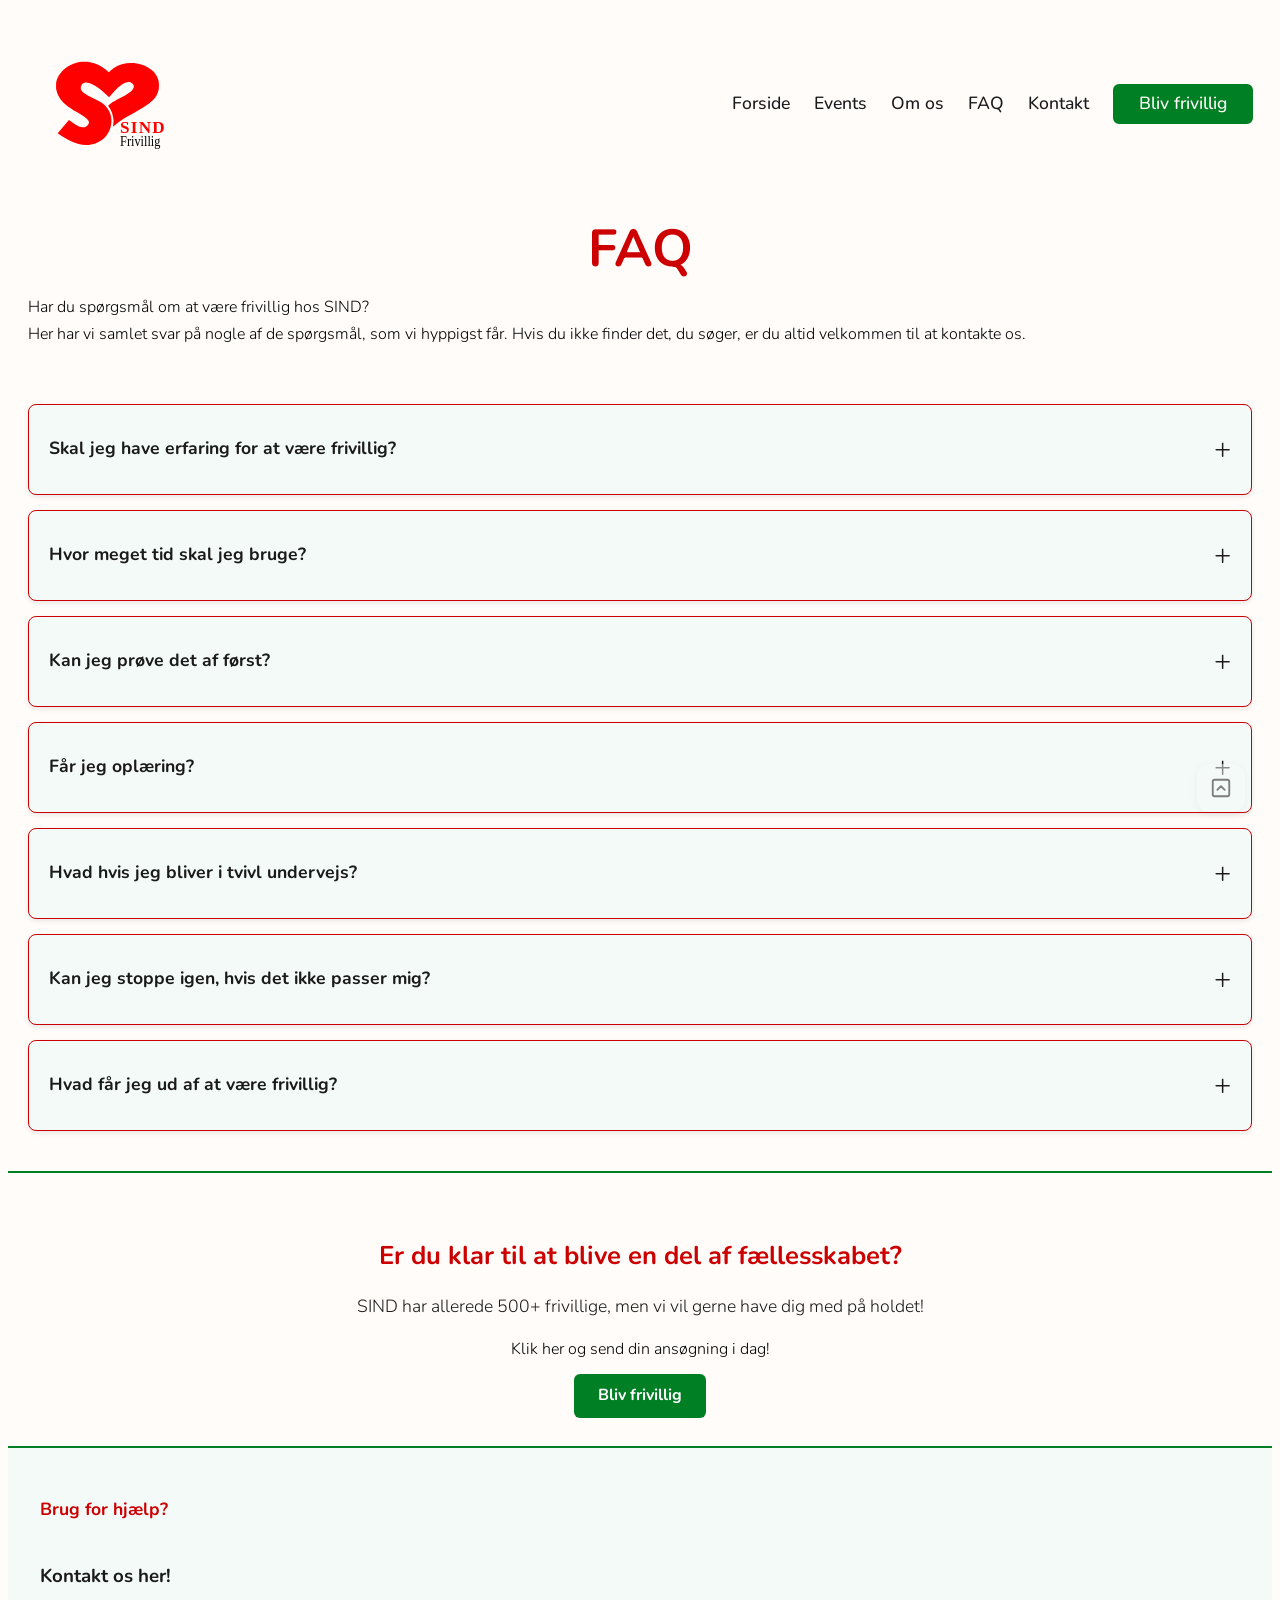
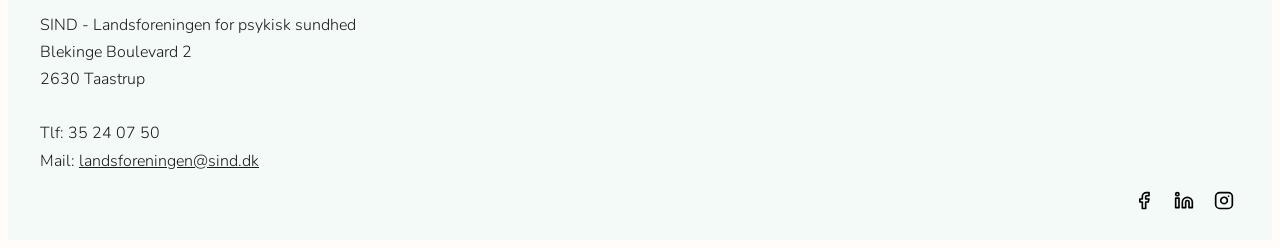
<file: faq.html>
<!DOCTYPE html>
<html lang="da">
<head>
    <meta charset="UTF-8">
    <meta name="viewport" content="width=device-width, initial-scale=1.0">
    <meta name="robots" content="noindex">

    <title>FAQ</title>

    <script src="js/scrolltotop.js" defer></script>
    <script src="js/burgermenu.js" defer></script>
    <script src="js/faq.js" defer></script>
        
    <link rel="stylesheet" href="css/main.css">
    <link rel="icon" type="image/svg+xml" href="assets/sindfrivilliglogo.svg">
    <link rel="preconnect" href="https://fonts.googleapis.com">
    <link rel="preconnect" href="https://fonts.gstatic.com" crossorigin>
    <link href="https://fonts.googleapis.com/css2?family=Nunito:ital,wght@0,200..1000;1,200..1000&display=swap" rel="stylesheet">
</head>
<body>
    <nav class="navbar">
        <a href="index.html">
            <img src="assets/sindfrivilliglogo.svg" alt="SIND logo" class="navbar__logo">
        </a>
        <button class="navbar__burger" id="navbarBurger" aria-label="Åbn menu">
            <span class="navbar__burger-line"></span>
            <span class="navbar__burger-line"></span>
            <span class="navbar__burger-line"></span>
        </button>
        <div class="navbar__menu" id="navbarMenu">
            <a href="index.html" class="navbar__menu-link">Forside</a>
            <a href="events.html" class="navbar__menu-link">Events</a>
            <a href="om-os.html" class="navbar__menu-link">Om os</a>
            <a href="faq.html" class="navbar__menu-link">FAQ</a>
            <a href="kontakt.html" class="navbar__menu-link">Kontakt</a>
            <a href="blivfrivillig.html" class="navbar__menu-link">Bliv frivillig</a>
        </div>
    </nav>

    <section class="faq-top">
        <h1 class="faq-top__title">FAQ</h1>
        <p class="faq-top__text">Har du spørgsmål om at være frivillig hos SIND? <br> Her har vi samlet svar på nogle af de spørgsmål, som vi hyppigst får. Hvis du ikke finder det, du søger, er du altid velkommen til at kontakte os.</p>
    </section>

    <section class="faq-section">
        
        <div id="faq-container" class="faq-section__container">
        </div>
    </section>

        <section id="banner__blivFrivillig" aria-labelledby="banner-blivfrivillig-heading">
            <h2 id="banner-blivfrivillig-heading" class="footer__top">Er du klar til at blive en del af fællesskabet?</h2>
            <div class="footer__sub">SIND har allerede 500+ frivillige, men vi vil gerne have dig med på holdet!</div>
            <div class="footer__action">
                <div class="footer__action-text">Klik her og send din ansøgning i dag!</div>
                <a href="blivfrivillig.html" class="footer__action-btn">Bliv frivillig</a>
            </div>
        </section>

        <footer class="footer">
            <div class="footer__help">
                <h2 class="footer__help-title">Brug for hjælp?</h2>
                <div class="footer__contact">
                    <h3>Kontakt os her!</h3>
                    SIND - Landsforeningen for psykisk sundhed<br>
                    Blekinge Boulevard 2<br>
                    2630 Taastrup<br><br>
                    Tlf: 35 24 07 50<br>
                    Mail: <a href="mailto:landsforeningen@sind.dk" class="footer__contact-mail">landsforeningen@sind.dk</a>
                </div>
                <button id="scrollToTopBtn" class="footer__scroll-top-btn" aria-label="Scroll til toppen">
                    <img src="assets/arrow-up.svg" alt="Op">
                </button>
                <div class="footer__icons">
                    <a href="#" class="footer__icon-link"><img src="assets/facebook.svg" alt="Facebook" class="footer__icon-img"></a>
                    <a href="#" class="footer__icon-link"><img src="assets/linkedin.svg" alt="LinkedIn" class="footer__icon-img"></a>
                    <a href="#" class="footer__icon-link"><img src="assets/instagram.svg" alt="Instagram" class="footer__icon-img"></a>
                </div>
            </div>
        </footer>
</body>
</html>
</file>
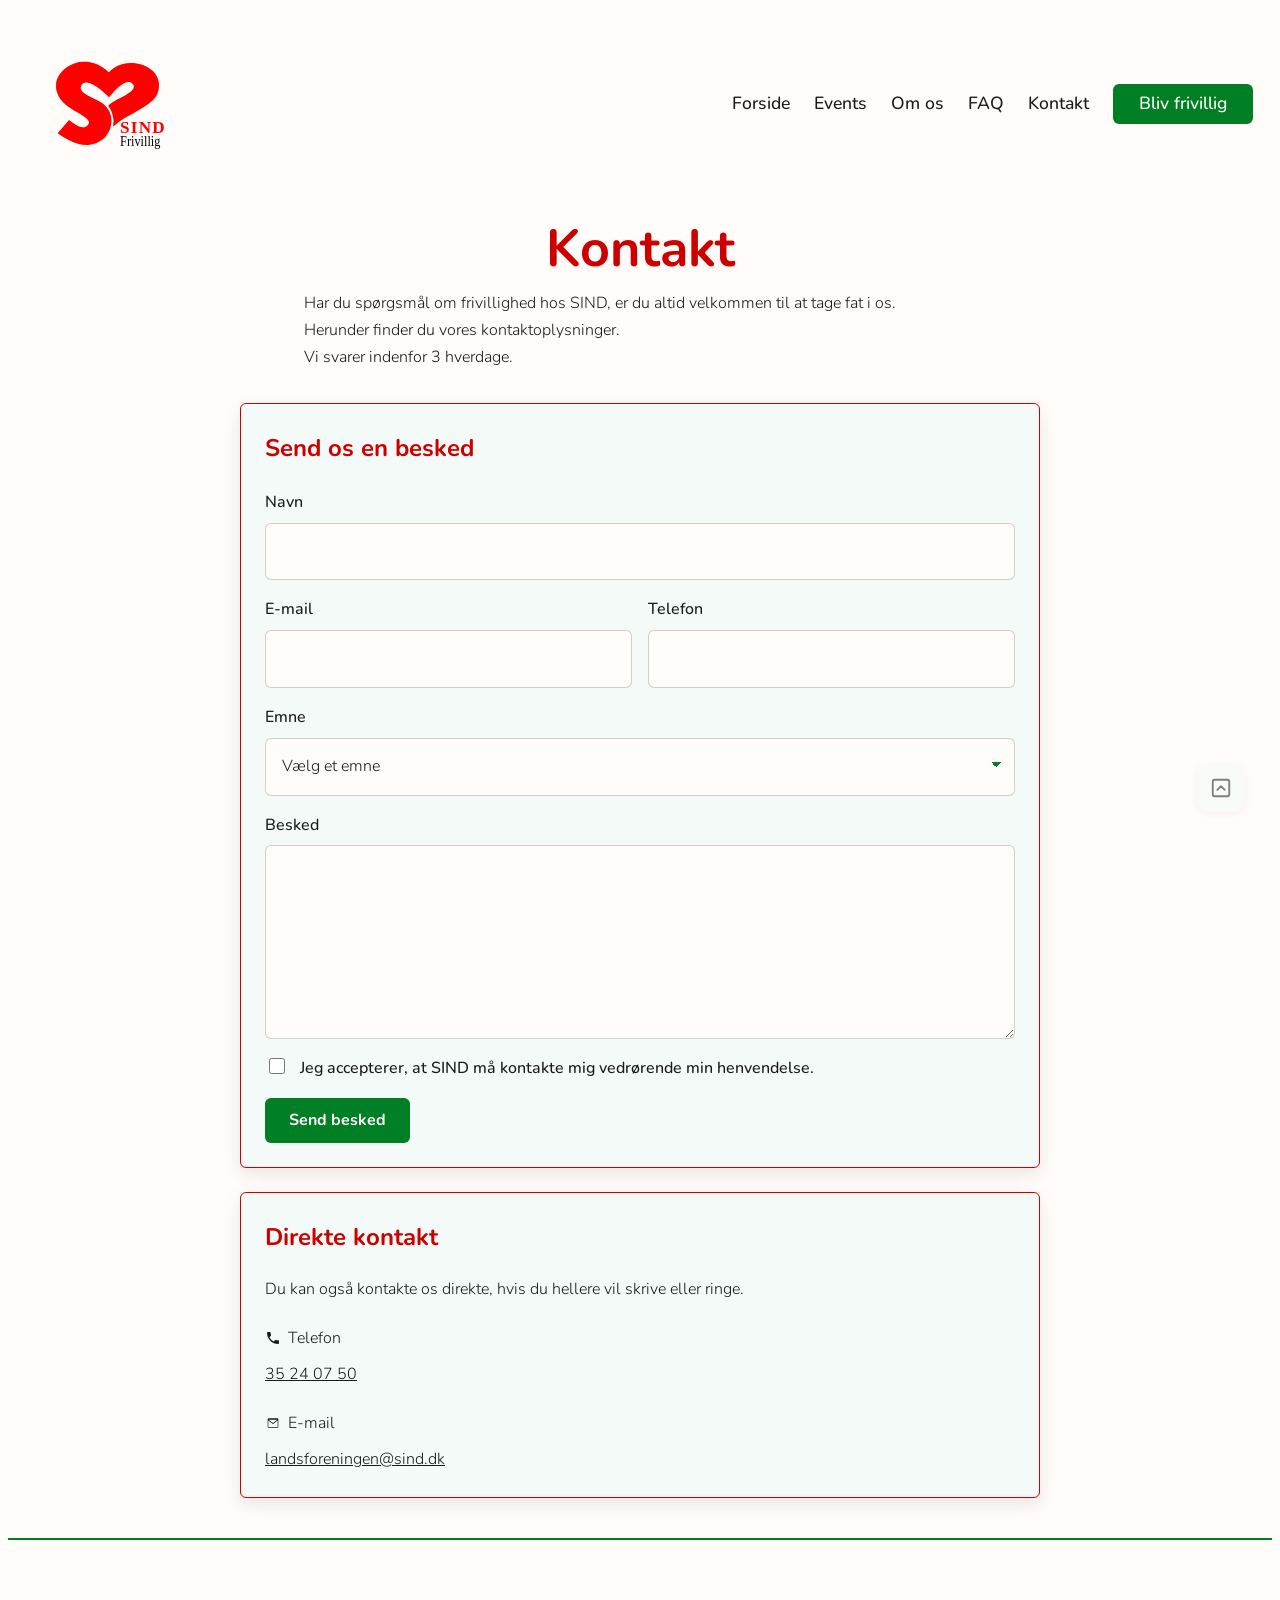
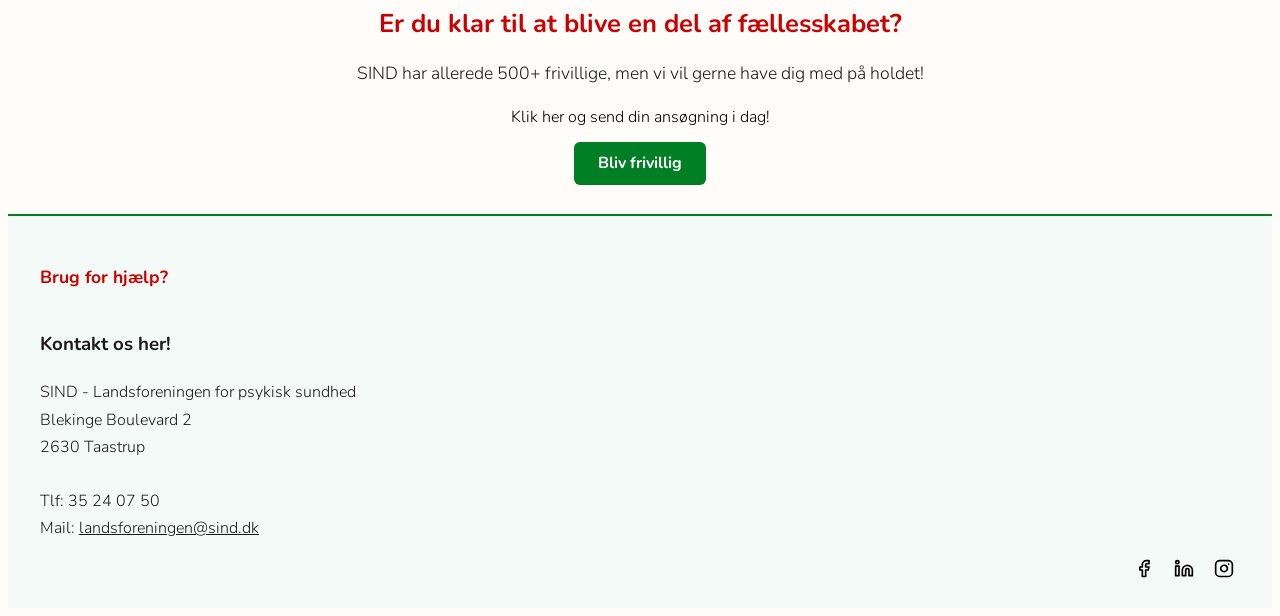
<file: kontakt.html>
<!DOCTYPE html>
<html lang="da">
<head>
    <meta charset="UTF-8">
    <meta name="viewport" content="width=device-width, initial-scale=1.0">
    <meta name="robots" content="noindex">

    <title>Kontakt</title>

    <script src="js/scrolltotop.js" defer></script>
    <script src="js/burgermenu.js" defer></script>
    <script src="js/form-success.js" defer></script>
        
    <link rel="stylesheet" href="css/main.css">
    <link rel="icon" type="image/svg+xml" href="assets/sindfrivilliglogo.svg">
    <link rel="preconnect" href="https://fonts.googleapis.com">
    <link rel="preconnect" href="https://fonts.gstatic.com" crossorigin>
    <link href="https://fonts.googleapis.com/css2?family=Nunito:ital,wght@0,200..1000;1,200..1000&display=swap" rel="stylesheet">
    
</head>
<body>
        <nav class="navbar">
            <a href="index.html">
                <img src="assets/sindfrivilliglogo.svg" alt="SIND logo" class="navbar__logo">
            </a>
            <button class="navbar__burger" id="navbarBurger" aria-label="Åbn menu">
                <span class="navbar__burger-line"></span>
                <span class="navbar__burger-line"></span>
                <span class="navbar__burger-line"></span>
            </button>
            <div class="navbar__menu" id="navbarMenu">
                <a href="index.html" class="navbar__menu-link">Forside</a>
                <a href="events.html" class="navbar__menu-link">Events</a>
                <a href="om-os.html" class="navbar__menu-link">Om os</a>
                <a href="faq.html" class="navbar__menu-link">FAQ</a>
                <a href="kontakt.html" class="navbar__menu-link">Kontakt</a>
                <a href="blivfrivillig.html" class="navbar__menu-link">Bliv frivillig</a>
            </div>

        </nav>
        <main class="kontakt-side">
            <div class="kontakt-side__container">
                <h1>Kontakt</h1>
                <p class="kontakt-side__text">Har du spørgsmål om frivillighed hos SIND, er du altid velkommen til at tage fat i os.<br> Herunder finder du vores kontaktoplysninger.<br> Vi svarer indenfor 3 hverdage.</p>

                <div class="kontakt-side__layout">
                    <section class="kontakt-formular" aria-labelledby="kontaktFormTitel">
                        <h2 id="kontaktFormTitel" class="kontakt-formular__titel">Send os en besked</h2>

                        <form class="kontakt-formular__form" action="#" method="post" data-success-message="Tak for din besked. Vi vender tilbage hurtigst muligt.">
                            <div class="kontakt-formular__felt">
                                <label for="kontaktNavn">Navn</label>
                                <input id="kontaktNavn" name="navn" type="text" autocomplete="name" required>
                            </div>

                            <div class="kontakt-formular__felt kontakt-formular__felt--half">
                                <label for="kontaktEmail">E-mail</label>
                                <input id="kontaktEmail" name="email" type="email" autocomplete="email" required>
                            </div>

                            <div class="kontakt-formular__felt kontakt-formular__felt--half">
                                <label for="kontaktTelefon">Telefon</label>
                                <input id="kontaktTelefon" name="telefon" type="tel" autocomplete="tel">
                            </div>

                            <div class="kontakt-formular__felt">
                                <label for="kontaktEmne">Emne</label>
                                <select id="kontaktEmne" name="emne" required>
                                    <option value="">Vælg et emne</option>
                                    <option value="frivillig">Jeg vil gerne være frivillig</option>
                                    <option value="sporgsmaal">Jeg har et spørgsmål</option>
                                    <option value="samarbejde">Samarbejde</option>
                                    <option value="andet">Andet</option>
                                </select>
                            </div>

                            <div class="kontakt-formular__felt">
                                <label for="kontaktBesked">Besked</label>
                                <textarea id="kontaktBesked" name="besked" rows="6" required></textarea>
                            </div>

                            <div class="kontakt-formular__samtykke">
                                <input id="kontaktSamtykke" name="samtykke" type="checkbox" required>
                                <label for="kontaktSamtykke">Jeg accepterer, at SIND må kontakte mig vedrørende min henvendelse.</label>
                            </div>

                            <button class="kontakt-formular__knap cta-knap" type="submit">Send besked</button>
                        </form>
                    </section>

                    <aside class="kontakt-side__kort" aria-label="Kontaktoplysninger">
                        <h2 class="kontakt-side__kort-titel">Direkte kontakt</h2>
                        <p>Du kan også kontakte os direkte, hvis du hellere vil skrive eller ringe.</p>
                        <div class="kontakt-side__kort-blok">
                            <p class="kontakt-side__kort-label"><span class="kontakt-side__kort-icon" aria-hidden="true"><svg viewBox="0 0 24 24" focusable="false"><path d="M6.62 10.79a15.05 15.05 0 0 0 6.59 6.59l2.2-2.2a1 1 0 0 1 1.01-.24c1.11.37 2.3.56 3.52.56a1 1 0 0 1 1 1V20a1 1 0 0 1-1 1C10.61 21 3 13.39 3 4a1 1 0 0 1 1-1h3.5a1 1 0 0 1 1 1c0 1.22.19 2.41.56 3.52a1 1 0 0 1-.24 1.01l-2.2 2.26Z"/></svg></span>Telefon</p>
                            <p><a href="tel:+4535240750">35 24 07 50</a></p>
                        </div>
                        <div class="kontakt-side__kort-blok">
                            <p class="kontakt-side__kort-label"><span class="kontakt-side__kort-icon" aria-hidden="true"><svg viewBox="0 0 24 24" focusable="false"><path d="M4 6.5A1.5 1.5 0 0 1 5.5 5h13A1.5 1.5 0 0 1 20 6.5v11a1.5 1.5 0 0 1-1.5 1.5h-13A1.5 1.5 0 0 1 4 17.5v-11Zm1.56.5 6.44 5.07L18.44 7H5.56Zm13.44 1.28-6.38 5.02a1 1 0 0 1-1.24 0L5 8.28v9.22a.5.5 0 0 0 .5.5h13a.5.5 0 0 0 .5-.5V8.28Z"/></svg></span>E-mail</p>
                            <p><a href="mailto:landsforeningen@sind.dk">landsforeningen@sind.dk</a></p>
                        </div>
                    </aside>
                </div>
            </div>
        </main>

        <section id="banner__blivFrivillig" aria-labelledby="banner-blivfrivillig-heading">
            <h2 id="banner-blivfrivillig-heading" class="footer__top">Er du klar til at blive en del af fællesskabet?</h2>
            <div class="footer__sub">SIND har allerede 500+ frivillige, men vi vil gerne have dig med på holdet!</div>
            <div class="footer__action">
                <div class="footer__action-text">Klik her og send din ansøgning i dag!</div>
                <a href="blivfrivillig.html" class="footer__action-btn cta-knap">Bliv frivillig</a>
            </div>
        </section>

        <footer class="footer">
            <div class="footer__help">
                <h2 class="footer__help-title">Brug for hjælp?</h2>
                <div class="footer__contact">
                    <h3>Kontakt os her!</h3>
                    SIND - Landsforeningen for psykisk sundhed<br>
                    Blekinge Boulevard 2<br>
                    2630 Taastrup<br><br>
                    Tlf: 35 24 07 50<br>
                    Mail: <a href="mailto:landsforeningen@sind.dk" class="footer__contact-mail">landsforeningen@sind.dk</a>
                </div>
                <button id="scrollToTopBtn" class="footer__scroll-top-btn" aria-label="Scroll til toppen">
                    <img src="assets/arrow-up.svg" alt="Op">
                </button>
                <div class="footer__icons">
                    <a href="#" class="footer__icon-link"><img src="assets/facebook.svg" alt="Facebook" class="footer__icon-img"></a>
                    <a href="#" class="footer__icon-link"><img src="assets/linkedin.svg" alt="LinkedIn" class="footer__icon-img"></a>
                    <a href="#" class="footer__icon-link"><img src="assets/instagram.svg" alt="Instagram" class="footer__icon-img"></a>
                </div>
            </div>
        </footer>
</body>
</html>
</file>
<file: css/main.css>
/* =========================================
   BASE STYLES (Gælder altid - bygget til mobil)
   ========================================= */

html, body {
  font-family: "Nunito", sans-serif;
  font-weight: 300;
  font-style: normal;
  background-color: var(--color-bg);
  overflow-x: hidden;
 
}

:root {
  --color-green: #007F24;
  --color-light-green: #f4faf7;
  --color-red: #cc0000;
  --color-text: #1a1a1a;
  --color-white: #fff;
  --color-bg: #fffcfa;
  --overlay-dark: rgba(26, 26, 26, 0.10);
  --overlay-dark-strong: rgba(26, 26, 26, 0.20);
  --overlay-dark-backdrop: rgba(26, 26, 26, 0.40);
  --overlay-white-05: rgba(255, 255, 255, 0.05);
  --overlay-white-60: rgba(255, 255, 255, 0.60);
  --overlay-red-07: rgba(204, 0, 0, 0.07);
  --overlay-red-10: rgba(204, 0, 0, 0.10);
  --overlay-red-20: rgba(204, 0, 0, 0.20);
  --overlay-hero: rgba(26, 26, 26, 0.28);
  --overlay-shadow: var(--overlay-dark);
}

body {
  display: flex;
  flex-direction: column;
  min-height: 100vh;
  line-height: 1.7;
}

.visually-hidden {
  position: absolute;
  width: 1px;
  height: 1px;
  padding: 0;
  margin: -1px;
  overflow: hidden;
  clip: rect(0, 0, 0, 0);
  white-space: nowrap;
  border: 0;
}

h1 {
  color: var(--color-red);
  font-size: clamp(2rem, 5vw, 3.25rem);
  font-weight: 700;
  line-height: 1.1;
  margin: 0 0 0.75rem 0;
  text-align: center;
}

h5 {
  color: var(--color-red);
  font-weight: 600;
  font-size: 1.2rem;
}

h6 {
  color: var(--color-red);
  font-size: 1rem;
  font-weight: 700;
  line-height: 1.3;
  margin: 0 0 0.5rem 0;
}

footer {
  margin-top: auto;
}

/* =========================================
   NAVIGATION BAR
   ========================================= */
.navbar {
  position: relative;
  background: var(--color-bg);
  color: var(--color-text);
  display: flex;
  align-items: center;
  justify-content: space-between;
  padding: 8px 0.7rem;
  min-height: 64px;
}

.navbar__logo {
  height: 64px; 
  max-height: none;
  width: auto;
  display: block;
}

.navbar__burger {
  display: block; 
  background: transparent;
  border: none;
  padding: 0;
  cursor: pointer;
  position: relative;
  z-index: 100;
  width: 24px;
  height: 24px;
}

.navbar__burger-line {
  display: block;
  width: 24px;
  height: 3px;
  margin: 0;
  background: var(--color-text);
  position: absolute;
  left: 0;
  transition: transform 0.2s ease, opacity 0.2s ease;
}

.navbar__burger-line:nth-child(1) { top: 3px; }
.navbar__burger-line:nth-child(2) { top: 10px; }
.navbar__burger-line:nth-child(3) { top: 17px; }

.navbar__burger.active .navbar__burger-line:nth-child(1) {
  top: 10px;
  transform: rotate(45deg);
}
.navbar__burger.active .navbar__burger-line:nth-child(2) {
  opacity: 0;
}
.navbar__burger.active .navbar__burger-line:nth-child(3) {
  top: 10px;
  transform: rotate(-45deg);
}

.navbar__menu {
  position: absolute; 
  top: 100%;
  left: 0;
  right: 0;
  background: var(--color-bg);
  flex-direction: column;
  gap: 0.7rem;
  padding: 1.2rem 0.7rem;
  display: flex;
  transform: translateY(-10px);
  opacity: 0;
  pointer-events: none;
  transition: transform 0.3s ease, opacity 0.3s ease;
  z-index: 99;
  box-shadow: 0 2px 8px var(--overlay-shadow);
}

.navbar__menu.active {
  transform: translateY(0);
  opacity: 1;
  pointer-events: auto; 
}

.navbar__menu-link {
  color: var(--color-text);
  text-decoration: none;
  font-weight: 500;
  font-size: 1.2rem;
  transition: color 0.2s;
  padding: 0.5rem 0.5rem;
  border-bottom: 1px solid var(--overlay-dark-strong);
}

.navbar__menu-link:hover {
  color: var(--color-red);
}

.navbar__menu-link:last-child {
  align-self: center;
  padding: 0.2rem 1.5rem;
  border-bottom: none;
  background: var(--color-green);
  color: var(--color-bg);
  border: var(--color-green) solid 2px;
  border-radius: 6px;
  transition: color 0.2s, background 0.2s, border 0.2s;
}

.navbar__menu-link:last-child:hover {
  background: var(--color-white);
  color: var(--color-green);
}

/* =========================================
   HERO SLIDER
   ========================================= */
.hero-slider {
  position: relative;
  width: 100%;
  height: 60vh;
  min-height: 360px;
  overflow: hidden;
}

.hero-slider .slide {
  position: absolute;
  inset: 0;
  background-size: cover;
  background-position: center;
  opacity: 0;
  transition: opacity .6s ease;
  z-index: 0;
}

.hero-slider .slide.active {
  opacity: 1;
}

.hero-slider .hero-overlay {
  position: absolute;
  bottom: 0;
  left: 0;
  right: 0;
  background: var(--overlay-hero);
  padding: 24px 0;
  min-height: 160px;
  display: flex;
  align-items: center;
  z-index: 1;
}

.hero-slider .hero-content {
  margin: auto;
  /* calc() sørger for, at kassen ved præcis hvor bred skærmen er, 
     når vi trækker dine 16px margin fra i hver side. */
  width: calc(100% - 32px); 
  display: flex;
  flex-direction: column;
  gap: 12px;
  color: white;
  text-align: left;
}

.hero-slider .hero-buttons {
  display: flex;
  flex-direction: column;
  width: 294px; 
  align-self: center; 
  gap: 10px;
}

.hero-slider .hero-content h2 {
  font-size: 2.5rem;
  margin-bottom: 6px;
  color: var(--color-red);
  font-weight: 700;
}

.hero-slider .hero-content p {
  font-size: 1.25rem;
  margin-bottom: 12px;
}

.hero-slider .btn-primary,
.hero-slider .btn-secondary {
  font-family: "Nunito", sans-serif;
  font-size: 18px;
  padding: 10px 20px;
  border-radius: 6px;
  text-decoration: none;
  font-weight: bold; 
  white-space: nowrap;
}

.hero-slider .btn-primary {
  background: var(--color-green);
  color: var(--color-bg);
  border: none;
  display: none;
}

.hero-slider .btn-secondary {
  background: var(--color-bg);
  color: var(--color-red);
  border: 2px solid var(--color-red);
}


.hero-slider .slider-dots {
  position: absolute;
  bottom: 12px;
  left: 50%;
  transform: translateX(-50%);
  display: flex;
  gap: 10px;
  z-index: 2;
}

.hero-slider .slider-dots button {
  width: 10px;
  height: 10px;
  border-radius: 50%;
  border: none;
  background: var(--overlay-white-60);
}


.hero-slider .slider-dots button.active {
  background: var(--color-red);
}

.hero-slider .arrow {
  display: none;
}

/* =========================================
   FORSIDE - INTRO & MELLEM TEKST
   ========================================= */
.forside-intro {
    padding: 3rem 1.5rem;
    text-align: center;
    text-align: left;
}
.forside-intro__container {
    max-width: 700px;
    margin: 0 auto;
    display: flex;
    flex-direction: column;
    align-items: center;
    gap: 1.2rem;
}
.forside-intro__overskrift {
    color: var(--color-red);
    font-size: 2rem;
    font-weight: 700;
    margin: 0;
    text-align: left;
}
.forside-intro__tekst {
    color: var(--color-text);
    font-family: "Nunito", sans-serif;
    font-size: 1.1rem;
    line-height: 1.6;
    margin: 0 0 1rem 0;
}

.forside-intro__container > .btn-primary {
  color: var(--color-red);
  border: 2px solid var(--color-red);
  background: none;
  border-radius: 6px;
  padding: 0.7rem 2rem;
  font-size: 1.1rem;
  font-weight: 700;
  font-family: "Nunito", sans-serif;
  cursor: pointer;
  transition: background 0.2s, color 0.2s;
}

.forside-intro__container > .btn-primary:hover {
  background: var(--color-red);
  color: var(--color-white);
}

/* =========================================
   FORSIDE - IKON BANNER
   ========================================= */
.forside-banner {
    background-color: var(--color-light-green);
    padding: 2.5rem 1rem;
    width: 100%;
    box-sizing: border-box;
    overflow: hidden;
}
.forside-banner__container {
    max-width: 900px;
    margin: 0 auto;
    display: flex;
    justify-content: space-between;
    align-items: flex-start; 
    flex-wrap: nowrap;
    gap: 10px;
}

.forside-banner__item {
    display: flex;
    flex-direction: column;
    align-items: center;
    text-align: center;
    width: 33%;
    gap: 12px;
}

.forside-banner__ikon {
    width: 100%;
    max-width: 60px;
    height: 60px; 
    
    /* contain sikrer, at billedet bevarer sine proportioner 
       uden at blive strukket skævt. */
    object-fit: contain; 
}

/* Titlen under ikonet */
.forside-banner__titel {
    color: var(--color-text);
    font-size: 0.95rem; 
    font-weight: 700;
    margin: 0;
    word-break: break-word; 
}

/* =========================================
   FORSIDE - ANMELDELSER
   ========================================= */
.forside-anmeldelser__pil {
  display: none;
}

.forside-anmeldelser {
  position: relative;
  padding: 2.5rem 1rem;
  width: 100%;
  max-width: 900px;
  margin: 0 auto;
}

.forside-anmeldelser__karousel {
  display: flex;
  overflow-x: auto;
  scroll-snap-type: x mandatory;
  -webkit-overflow-scrolling: touch;
  gap: 1rem;
  padding: 0 1rem 0.5rem;
  scrollbar-width: none;
  -ms-overflow-style: none;
}
.forside-anmeldelser__karousel::-webkit-scrollbar {
    display: none;
}
.forside-anmeldelser__kort {
  flex: 0 0 294px;
  width: 294px;
  max-width: 294px;
  min-height: 293px;
  scroll-snap-align: center;
  margin: 0 auto;
  box-sizing: border-box;
  display: flex;
  flex-direction: column;
  align-items: center;
  gap: 1rem;
  text-align: center;
  padding: 1.5rem 1rem; 
  background: var(--color-light-green);
  border: 1px solid var(--color-red);
  border-radius: 10px;
  box-shadow: 0 2px 8px 0 var(--overlay-shadow);
}

.forside-anmeldelser__portraet-wrap {
  display: flex;
  align-items: center;
  justify-content: center;
  width: 100%;
}

.forside-anmeldelser__portraet {
  width: 72px;
  height: 72px;
  border-radius: 50%;
  flex-shrink: 0;
  object-fit: cover;
  border: 3px solid var(--color-white);
  box-shadow: 0 2px 6px var(--overlay-shadow);
}
.forside-anmeldelser__portraet--placeholder {
  display: flex;
  align-items: center;
  justify-content: center;
  background: linear-gradient(135deg, var(--color-red), var(--color-red));
  color: var(--color-white);
}
.forside-anmeldelser__initialer {
  font-size: 1.5rem;
  font-weight: 700;
  line-height: 1;
}
.forside-anmeldelser__indhold {
  display: flex;
  flex: 1;
  flex-direction: column;
  align-items: center;
  justify-content: center;
  gap: 0.75rem;
}
.forside-anmeldelser__navn {
  color: var(--color-red);
  font-size: 1.25rem;
  font-weight: 700;
  margin: 0;
}
.forside-anmeldelser__tekst {
  color: var(--color-text);
  font-size: 1rem;
  line-height: 1.5;
  margin: 0;
}
.forside-anmeldelser__dots {
  display: flex;
  justify-content: center;
  gap: 0.5rem;
  margin: 1rem 0 0.5rem;
}
.forside-anmeldelser__dot {
  width: 12px;
  height: 12px;
  border-radius: 50%;
  background: var(--color-light-green);
  border: 1px solid var(--color-text);
  padding: 0;
  cursor: pointer;
  transition: background 0.2s;
  display: inline-block;
}
.forside-anmeldelser__dot.active {
  background: var(--color-red);
}

/* =========================================
   FORSIDE - BUND BOKS MED KNAP
   ========================================= */
.forside-bund {
    padding: 3rem 1.5rem 4rem 1.5rem;
    display: flex;
    justify-content: center;
}
.forside-bund__boks {
    background-color: var(--color-light-green); /* Mørk baggrund, tilpas hvis den skal være rød eller grøn */
    border-radius: 6px;
    border: 1px solid var(--color-red);
    padding: 2.5rem 2rem;
    width: 100%;
    max-width: 800px;
    min-height: 250px; /* Sikrer at kassen har en god højde */

    
    /* Flexbox magi til at placere knappen nederst til venstre */
    display: flex;
    flex-direction: column;
    align-items: flex-start; /* Aligner alt til venstre */
    text-align: left;
}
.forside-bund__overskrift {
    color: var(--color-red);
    font-size: 1.8rem;
    margin: 0 0 0.5rem 0;
}
.forside-bund__tekst {
    color: var(--color-text);
    font-size: 1.1rem;
    margin: 0 0 2rem 0;
}

.forside-bund__knap {
  margin-top: auto;
  align-self: center;
  width: auto;
  padding: 0.7rem 1.5rem;
  background-color: var(--color-green);
  color: var(--color-white);
  border: none;
  display: inline-block;
  text-decoration: none;
  border-radius: 6px;
  font-family: "Nunito", sans-serif;
  font-size: 1rem;
  font-weight: 700;
  cursor: pointer;
  transition: background 0.2s;
}

.forside-bund__knap:hover {
  background: var(--color-green);
}

/* =========================================
   EVENTS & MAP
   ========================================= */
.map-section {
  padding: 1.25rem 2rem 1.5rem 2rem;
  text-align: center;
}

.map-section__title {
  color: var(--color-red);
  text-align: center;
}

.map-section__svg {
  max-width: 40rem;
}

.map-section__text {
  margin: auto;
  text-align: left;
}

.map-section__region {
    fill: var(--color-text); 
    stroke: white; 
    stroke-width: 2px;
    cursor: pointer;
    transition: fill 0.3s ease, stroke 0.3s ease;
}

.map-section__region:hover {
    fill: var(--color-red); 
    stroke: var(--color-red);
}

.map-section__region--active {
    fill: var(--color-red); 
    stroke: white;
}

.map-section__reset-btn {
    margin-top: 20px;
    padding: 10px 20px;
    background-color: var(--color-green);
    color: white;
    border: none;
    border-radius: 6px;
    cursor: pointer;
    font-size: 14px;
    font-family: "Nunito", sans-serif;
    font-weight: 300;
    transition: background-color 0.3s ease;
}

.map-section__reset-btn:hover {
  background-color: var(--color-green);
}

.map-section__filter-title {
    text-align: left;
    font-weight: 800;
    color: var(--color-red);
    font-size: 24px;
    border-bottom: 2px solid var(--overlay-dark-strong); 
    padding-bottom: 10px;
    margin-top: 40px; 
    margin-bottom: 20px;
}

.map-section__cards {
    padding-top: 10px;
    align-items: stretch;
    display: flex;
    overflow-x: auto;
    scroll-snap-type: x mandatory;
    gap: 15px;
    padding-bottom: 20px; 
    scrollbar-width: none; 
}

.map-section__cards::-webkit-scrollbar {
    display: none; 
}

.map-section__empty-message {
    grid-column: 1 / -1; 
    font-style: italic;
    color: var(--color-text);
    font-size: 18px;
}

.event-card {
    background-color: var(--color-light-green);
    padding: 0 0 15px 0; 
    border-radius: 6px;
    box-shadow: 0 2px 4px var(--overlay-shadow);
    text-align: left;
    transition: transform 0.2s ease, box-shadow 0.2s ease;
    position: relative; 
    overflow: hidden; 
    display: flex;
    flex-direction: column;
    min-height: 350px; 
    flex: 0 0 75%;
    scroll-snap-align: center;
}

.event-card:hover {
    transform: translateY(-5px);
    box-shadow: 0 6px 12px var(--overlay-shadow);
}

.event-card__image {
    width: 100%;
    height: 180px; 
    min-height: 180px; 
    flex-shrink: 0; 
    background-color: var(--color-light-green);
    object-fit: cover; 
    display: block;
    margin-bottom: 15px; 
}

.event-card__label {
    background-color: var(--color-red);
    color: white;
    padding: 4px 8px;
    border-radius: 4px;
    font-size: 12px;
    text-transform: capitalize;
}

.event-card__label--on-image {
    position: absolute; 
    top: 10px; 
    left: 10px; 
    z-index: 10; 
}

.event-card__title {
    margin-top: 0;
    color: var(--color-red);
    font-size: 20px;
    padding: 0 15px; 
    margin-bottom: 5px;
}

.event-card__description {
    color: var(--color-text);
    line-height: 1.5;
    font-size: 14px;
    padding: 0 15px; 
    margin-bottom: 15px; 
}

.event-card__footer {
    display: flex; 
    justify-content: space-between; 
    align-items: center; 
    padding: 0 15px; 
    border-top: 1px solid var(--overlay-dark-strong); 
    padding-top: 10px;
    margin-top: auto;
}

.event-card__date {
    margin: 0;
    color: var(--color-text);
    font-size: 13px;
    font-weight: bold;
}

.event-card__icon {
    width: 50px; 
    height: 50px;
    object-fit: contain; 
}


/* =========================================
   FAQ SEKTION 
   ========================================= */

.faq-top {
  margin: 0 0 2.5rem 0;
  padding: 1.25rem 20px 0 20px;
}

.faq-section {
  margin: 0 0 2.5rem 0;
  padding: 0 20px;
}

.faq-top__title {
  color: var(--color-red);
}

.faq-section__title {
    text-align: center;
    color: var(--color-red);
    margin: 2.5rem 0 2.5rem 0;
    font-weight: 700;
}

.faq-section__container {
    display: flex;
    flex-direction: column;
    gap: 15px; 
}

.faq-section__item {
    background-color: var(--color-light-green);
    border: 1px solid var(--color-red);
    border-radius: 8px; 
    padding: 0 20px; 
    box-shadow: 0 2px 5px var(--overlay-shadow); 
    transition: box-shadow 0.3s ease;
}

.faq-section__item:hover {
    box-shadow: 0 4px 10px var(--overlay-shadow);
}

.faq-section__question {
    display: flex;
    justify-content: space-between;
    align-items: center;
    font-size: 1.1rem;
    font-weight: bold;
    color: var(--color-text);
    cursor: pointer;
    padding: 20px 0; 
    transition: color 0.3s ease;
    list-style: none; 
}

.faq-section__question::-webkit-details-marker {
    display: none; 
}

.faq-section__question:hover {
    color: var(--color-red);
}

.faq-section__answer {
    padding-bottom: 20px;
    color: var(--color-text);
    line-height: 1.6;
}

.faq-section__answer p {
    margin: 0; 
}

.faq-section__icon {
    font-size: 1.8rem;
    font-weight: 300;
    transition: transform 0.3s ease, color 0.3s ease;
}

details[open] .faq-section__icon {
    transform: rotate(45deg);
    color: var(--color-red);
}


/* =========================================
   QUIZ SEKTION
   ========================================= */
.quiz {
  width: 100%;
  display: flex;
  justify-content: center;
  margin: 3.5rem 0 3.5rem 0;
  padding: 2rem 0;
}
.quiz__container {
  background: var(--color-white);
  border-radius: 24px;
  box-shadow: 0 4px 24px 0 var(--overlay-shadow);
  padding: 3rem 2.5rem 3rem 2.5rem;
  max-width: 600px;
  width: 100%;
  display: flex;
  flex-direction: column;
  align-items: center;
  gap: 2.2rem;
}
.quiz__overskrift {
  color: var(--color-red);
  font-size: 1.25rem;
  font-weight: 700;
  margin-bottom: 10px;
  text-align: center;
}

.quiz__intro {
  text-align: left; 
  margin: 1rem 0;
}

.quiz__cta {
  color: var(--color-red);
  border: 2px solid var(--color-red);
  background: none;
  border-radius: 10px;
  padding: 0.7rem 2rem;
  font-size: 1.1rem;
  font-weight: 700;
  cursor: pointer;
  transition: background 0.2s, color 0.2s;
  display:flex; 
  justify-content:center;
}
.quiz__cta:hover {
  background: var(--color-red);
  color: var(--color-white);
}

.quiz__container {
  width: 100%;
  max-width: 40rem;
  min-height: 30rem;
  display: flex;
  flex-direction: column;
  align-items: center;
  justify-content: space-around;
  border-radius: 30px;
  margin: 2rem auto;
  box-shadow: 0 2px 8px 0 var(--overlay-shadow);
}
.quiz__status {
  width: 90%;
  margin-inline: auto;
  min-height: 4rem;
  display: flex;
  justify-content: space-around;
  align-items: center;
  margin-bottom: 1.2rem;
}
.quiz__status h2 {
  font-size: 1.2rem;
}
.quiz__spørgsmål {
  width: 90%;
  margin-inline: auto;
  min-height: 7rem;
  display: flex;
  align-items: center;
  justify-content: center;
  border: 2px solid var(--overlay-dark-strong);
  border-radius: 25px;
  background: var(--color-white);
  margin-bottom: 1.2rem;
}
.quiz__spørgsmål h3 {
  font-size: 1.1rem;
  text-align: center;
  padding: 3px;
}
.quiz__valg {
  width: 90%;
  margin-inline: auto;
  min-height: 13rem;
  display: flex;
  flex-wrap: wrap;
  align-items: center;
  justify-content: space-around;
  margin-bottom: 1.5rem;
}
.quiz__valg span {
  width: 47%;
  height: 3.2rem;
  border: 2px solid var(--overlay-dark-strong);
  border-radius: 20px;
  overflow: hidden;
  margin-bottom: 1rem;
  background: var(--color-white);
  transition: border 0.2s, box-shadow 0.2s;
  box-shadow: 0 1px 4px 0 var(--overlay-shadow);
}
.quiz__option {
  width: 100%;
  height: 100%;
  display: flex;
  align-items: center;
  justify-content: center;
  cursor: pointer;
  transition: transform 0.3s;
  font-family: 'Nunito', sans-serif;
  font-size: 0.95rem;
  font-weight: 300;
  line-height: 1.5;
  color: var(--color-text);
}
.quiz__option:hover {
  transform: scale(1.08);
  color: var(--color-red);
  background: var(--color-light-green);
  border: 2px solid var(--color-red);
}
.quiz__radio {
  position: relative;
  display: none;
}
.quiz__radio:checked + .quiz__option {
  background: var(--color-red);
  color: var(--color-white);
  border: 2px solid var(--color-red);
  box-shadow: 0 2px 8px 0 var(--overlay-shadow);
}
.quiz__næste {
  flex-basis: 100%;
  width: 100%;
  height: 3rem;
  display: flex;
  align-items: center;
  justify-content: center;
  margin: 0.5rem 0 0;
}
.quiz__næste button {
  width: 10rem;
  height: 2.3rem;
  border-radius: 12px;
  background: var(--color-white);
  color: var(--color-red);
  font-family: "Nunito", sans-serif;
  font-weight: 700;
  border: 2px solid var(--color-red);
  cursor: pointer;
  outline: none;
  font-size: 1.05rem;
  transition: background 0.2s, color 0.2s;
  align-items: center;
}
.quiz__næste button:hover {
  background: var(--color-red);
  color: var(--color-white);
}
.quiz__modal {
  display: flex;
  position: fixed;
  z-index: 10;
  left: 0;
  top: 0;
  width: 100vw;
  height: 100vh;
  overflow: auto;
  background-color: var(--overlay-dark-backdrop);
  align-items: center;
  justify-content: center;
  animation: fadeIn 1.2s ease-in-out;
}
.quiz__modal-indhold {
  min-height: 17rem;
  width: 22rem;
  background-color: var(--color-text);
  display: flex;
  flex-direction: column;
  align-items: center;
  justify-content: space-around;
  border-radius: 25px;
  padding: 1.5rem 1rem;
  border: 1px solid var(--color-red);
  box-shadow: 0 2px 8px 0 var(--overlay-shadow);
}
.quiz__modal-indhold h1, .quiz__modal-indhold h2 {
  font-size: 1.1rem;
  color: var(--color-white);
  text-align: center;
}
.quiz__resultat {
  width: 100%;
  max-width: 16rem;
  min-height: 8rem;
  display: flex;
  flex-direction: column;
  align-items: flex-start;
  justify-content: space-around;
}
.quiz__resultat p {
  color: var(--color-white);
  text-align: left;
  width: 100%;
}
.quiz__modal-knap {
  height: 2rem;
  width: 100%;
  display: flex;
  align-items: center;
  justify-content: center;
}
.quiz__modal-knap button {
  width: 10rem;
  height: 2rem;
  background: none;
  outline: none;
  border: 1px solid var(--color-white);
  color: var(--color-white);
  font-size: 1.1rem;
  cursor: pointer;
  border-radius: 20px;
  transition: background 0.2s;
}
.quiz__modal-knap button:hover {
  background-color: var(--overlay-dark-strong);
}
#quizBemærkning {
  color: var(--color-white);
  font-size: 1rem;
  font-family: "Nunito", sans-serif;
  font-weight: 300;
  margin: 2.2rem 0 1.2rem 0;
  text-align: left;
  line-height: 1.7;
  background: none;
  border-radius: 0;
  padding: 0.5rem 0.5rem;
  box-shadow: none;
  letter-spacing: normal;
  min-height: 6rem;
  min-width: 80%;
}
#quizBemærkning strong {
  display: block;
  font-weight: 700;
  margin-bottom: 0.5rem;
}
@media (max-width: 700px) {
  .quiz__container {
    max-width: 95vw;
    min-height: 80vh;
    padding: 0.5rem;
  }
  .quiz__modal-indhold {
    width: 90vw;
    min-height: 18rem;
  }
  .quiz__valg span {
    width: 90%;
    height: 2.5rem;
  }
}
@keyframes fadeIn {
  from {opacity: 0;}
  to {opacity:1 ;}
}

/* =========================================
   OM OS SIDE 
   ========================================= */
.omos {
    padding: 2.5rem 1.5rem 2.5rem 1.5rem;
    font-family: "Nunito", sans-serif;
    max-width: 100vw;
}
.omos__top {
    text-align: center;
    margin-bottom: 2rem;
}
.omos__logo {
    width: 80px;
    margin-bottom: 1rem;
}
.omos__overskrift {
    color: var(--color-red);
    font-size: 2rem;
    margin-bottom: 0.5rem;
    font-weight: 700;
}
.omos__undertitel {
    color: var(--color-text);
    font-size: 1.1rem;
    margin-bottom: 1.2rem;
}
.omos__billede {
    width: 100%;
    max-width: 500px;
    border-radius: 12px;
    margin: 0 auto 1.5rem auto;
    display: block;
    object-fit: cover;
    min-height: 120px;
}
.omos__afsnit-overskrift {
    color: var(--color-red);
    font-size: 1.3rem;
    margin-bottom: 0.5rem;
    margin-top: 2rem;
    font-weight: 700;
}
.omos__tekst {
    color: var(--color-text);
    font-size: 1rem;
    line-height: 1.6;
}

/* OM OS Værdier */
.omos__værdier {
    margin-top: 2.5rem;
    text-align: center;
}
.omos__værdiliste {
    list-style: none;
    padding: 0;
    display: flex;
    flex-wrap: wrap;
    gap: 0.7rem;
    margin-top: 1rem;
    justify-content: center;
}
.omos__værdi {
    background: var(--color-light-green);
    color: var(--color-green);
    border-radius: 6px;
    padding: 0.5rem 1.2rem;
    font-weight: bold;
    font-size: 1rem;
}

/* OM OS Roller */
.omos-roller {
    background: var(--color-bg);
    padding: 2.5rem 1rem 2.5rem 1rem;

    width: 100vw;
    max-width: none;
    margin-left: calc(50% - 50vw);
    margin-right: calc(50% - 50vw);

    box-sizing: border-box;
}
.omos-roller__container {
    max-width: 900px;
    margin: 0 auto;
    display: flex;
    flex-direction: column;
    align-items: center;
    gap: 2rem;
}
.omos-roller__overskrift {
    font-weight: 700;
    font-size: 1.5rem;
    color: var(--color-red);
    margin: 0 0 0.5rem 0;
    text-align: left;
}
.omos-roller__intro {
    font-weight: 400;
    font-size: 1rem;
    color: var(--color-text);
    margin: 0 0 1.2rem 0;
    text-align: left;
    max-width: 500px;
}
.omos-roller__karousel-wrap {
    width: 100%;
    display: flex;
    align-items: center;
    justify-content: center;
    background-color: var(--color-bg);
}
.omos-roller__karousel {
    width: 100%;
    display: flex;
    overflow-x: auto;
    scroll-snap-type: x mandatory;
    -webkit-overflow-scrolling: touch;
    gap: 1.5rem;
    padding: 1.5rem 1rem 2rem 1rem;
    scrollbar-width: none;
    -ms-overflow-style: none; 
}
.omos-roller__karousel::-webkit-scrollbar {
    display: none; 
}
.omos-roller__kortliste {
    display: flex;
    gap: 1.5rem;
    width: 100%;
}
.omos-roller__kort {
  flex: 0 0 294px;
  width: 294px;
  max-width: 294px;
  min-height: 293px;
  scroll-snap-align: center;
  margin: 0 auto;
  box-sizing: border-box;
  display: flex;
  flex-direction: column;
  align-items: center;
  background: var(--color-light-green);
  border: 1px solid var(--color-red);
  border-radius: 10px;
  box-shadow: 0 2px 8px 0 var(--overlay-shadow);
  gap: 1.2rem;
  text-align: left;
  padding: 2rem 1.2rem;
  transition: transform 0.2s ease, box-shadow 0.2s ease;
}

.omos-roller__kort:hover {
    transform: translateY(-5px);
    box-shadow: 0 6px 12px var(--overlay-shadow);
}

.omos-roller__kort-overskrift {
    font-weight: 700;
    font-size: 1.25rem;
    color: var(--color-red);
    margin: 0 0 0.2rem 0;
    text-align: center;
}
.omos-roller__kort-afdeling {
    font-weight: 400;
    font-size: 0.95rem;
    color: var(--color-text);
    margin-bottom: 0.7rem;
}
.omos-roller__kort-tekst {
    font-weight: 400;
    font-size: 1rem;
    color: var(--color-text);
    margin: 0;
}
.omos-roller__ikon-wrap {
    margin-bottom: 0.7rem;
    display: flex;
    align-items: center;
    justify-content: center;
    width: 100%;
}
.omos-roller__dots {
  display: flex;
  justify-content: center;
  gap: 0.5rem;
  margin: 1rem 0 0.5rem 0;
}

.omos-roller__dot {
  width: 12px;
  height: 12px;
  border-radius: 50% !important;
  background: var(--color-light-green);
  border: black solid 1px;
  padding: 0;
  cursor: pointer;
  transition: background 0.2s;
  display: inline-block;
}
.omos-roller__dot.active {
  background: var(--color-red);
}

@media (max-width: 699px) {
  .omos-roller__karousel {
    gap: 1rem;
    padding: 1.5rem 1rem 2rem 1rem;
  }

  .omos-roller__kortliste {
    gap: 1rem;
  }

  .omos-roller__kort {
    gap: 1rem;
    padding: 1.5rem 1rem;
  }

  .omos-roller__kort-tekst {
    padding: 0;
  }
}

/* Ingen dots på desktop, da det er en karousel lavet til mobil. */
@media (min-width: 700px) {
  .omos-roller__dots {
    display: none !important;
  }
}

/* OM OS Video */
.omos-video {
    background: var(--color-light-green);
    padding: 2rem 1rem 2rem 1rem;
    margin-bottom: 2rem;
    border-top: 1px solid var(--color-text);
    border-bottom: 1px solid var(--color-text);
    box-shadow: 0 4px 12px 0 var(--overlay-shadow);

    width: 100vw;
    max-width: none;
    margin-left: calc(50% - 50vw);
    margin-right: calc(50% - 50vw);

    box-sizing: border-box;
}
.omos-video__container {
    max-width: 500px;
    margin: 0 auto;
    display: flex;
    flex-direction: column;
    align-items: center;
    gap: 1.2rem;
}
.omos-video__overskrift {
    font-weight: 700;
    font-size: 1.5rem;
    color: var(--color-red);
    margin: 0 0 0.5rem 0;
    text-align: left;
    width: 100%;
}
.omos-video__tekst {
    font-weight: 400;
    font-size: 1rem;
    color: var(--color-text);
    margin: 0 0 0.7rem 0;
    text-align: left;
    width: 100%;
}
.omos-video__media {
    width: 100%;
    display: flex;
    justify-content: center;
    align-items: center;
}
.omos-video__iframe {
  width: 100%;
  aspect-ratio: 16/9;
  border: 0;
  border-radius: 6px;
  display: block;
}
.omos-video__placeholder {
    width: 100%;
    aspect-ratio: 16/9;
    background: var(--color-light-green);
    border-radius: 6px;
    display: flex;
    align-items: center;
    justify-content: center;
}

.omos-video__placeholder-text {
    color: var(--color-text);
    font-size: 1rem;
    font-weight: 400;
}
.omos-video__afspiller {
  width: 100%;
  aspect-ratio: 16/9;
  border-radius: 12px;
  display: block;
  background: var(--color-text);
}
.omos-video__cta {
    font-weight: 700;
    font-size: 0.8125rem;
    background: var(--color-green);
    color: var(--color-white);
    border: none;
    border-radius: 6px;
    padding: 0.7rem 1.5rem;
    cursor: pointer;
    transition: background 0.2s;
    margin-top: 0.5rem;
    width: 80%;
    max-width: 320px;
    font-family: "Nunito", sans-serif;
    display: inline-block;
    text-align: center;
    text-decoration: none;
}
.omos-video__cta:hover {
    background: var(--color-green);
}

/* OM OS Hero */
.omos-hero {
  width: 100vw;
  max-width: none;
  margin-left: calc(50% - 50vw);
  margin-right: calc(50% - 50vw);
    background: none;
    padding: 0;
}
.omos-hero__container {
  position: relative;
  width: 100%;
  height: 60vh;
  min-height: 360px;
  overflow: hidden;
}
.omos-hero__billede {
    width: 100%;
  height: 100%;
    object-fit: cover;
    display: block;
}
.omos-hero__overlay {
  position: absolute;
  left: 0;
  right: 0;
  bottom: 0;
  min-height: 160px;
  padding: 24px 16px;
  background: var(--overlay-hero);
  color: var(--color-white);
  display: flex;
  flex-direction: column;
  justify-content: center;
  text-align: left;
}
.omos-hero__overskrift {
    font-weight: 700;
  font-size: 1.5rem;
  margin-bottom: 6px;
  line-height: 1.1;
    color: var(--color-white);
    text-align: left;
}
.omos-hero__overskrift--rød {
    color: var(--color-red);
    text-shadow: 0 2px 8px var(--overlay-dark);
}
.omos-hero__undertitel {
    font-weight: 400;
  font-size: 0.95rem;
    color: var(--color-white);
    margin: 0;
    text-align: left;
    opacity: 0.95;
}

/* OM OS Indhold */
.omos-indhold {
    padding: 2rem 1rem 1.5rem 1rem;
    max-width: 600px;
    margin: 0 auto;
}
.omos-indhold__overskrift {
    color: var(--color-red);
    font-weight: 700;
    font-size: 1.5rem;
    margin-bottom: 0.7rem;
    margin-top: 0.5rem;
    line-height: 1.2;
    text-align: left;
}
.omos-indhold__tekst {
    color: var(--color-text);
    font-weight: 400;
    font-size: 1rem;
    line-height: 1.6;
    text-align: left;
}

/*Kontakt side */

.kontakt-side {
  padding: 1.25rem 1.25rem 2.5rem 1.25rem;
}

.kontakt-side__container {
  max-width: 1100px;
  margin: 0 auto;
}

.kontakt-side__text {
  max-width: 42rem;
  color: var(--color-text);
  margin: 0 auto 2rem auto;
  text-align: left;
}

.kontakt-side__layout {
  display: grid;
  gap: 1.5rem;
  justify-items: center;
}

.kontakt-formular,
.kontakt-side__kort {
  background: var(--color-light-green);
  border: 1px solid var(--color-red);
  border-radius: 6px;
  box-shadow: 0 6px 18px var(--overlay-shadow);
  padding: 1.5rem;
  box-sizing: border-box;
}

.kontakt-formular,
.kontakt-side__kort {
  width: 100%;
  max-width: 50rem;
  justify-self: center;
}

.kontakt-formular__titel,
.kontakt-side__kort-titel {
  color: var(--color-red);
  font-size: 1.5rem;
  font-weight: 700;
  margin: 0 0 0.5rem 0;
}

.kontakt-formular__intro,
.kontakt-side__kort p {
  color: var(--color-text);
}

.kontakt-formular__form {
  display: grid;
  gap: 1rem;
  margin-top: 1.25rem;
}

.kontakt-formular__felt,
.kontakt-formular__samtykke,
.kontakt-formular__knap {
  grid-column: 1 / -1;
}

.kontakt-formular__felt {
  display: flex;
  flex-direction: column;
  gap: 0.4rem;
}

.kontakt-formular__felt label,
.kontakt-formular__samtykke label {
  color: var(--color-text);
  font-weight: 500;
}

.kontakt-formular__felt input,
.kontakt-formular__felt select,
.kontakt-formular__felt textarea {
  width: 100%;
  padding: 0.9rem 1rem;
  font: inherit;
  color: var(--color-text);
  background: var(--color-bg);
  border: 1px solid var(--overlay-dark-strong);
  border-radius: 6px;
  box-sizing: border-box;
}

.kontakt-formular__felt select {
  appearance: none;
  cursor: pointer;
  padding-right: 2.75rem;
  background-image: linear-gradient(45deg, transparent 50%, var(--color-green) 50%), linear-gradient(135deg, var(--color-green) 50%, transparent 50%);
  background-position: calc(100% - 1.1rem) calc(50% - 0.1rem), calc(100% - 0.8rem) calc(50% - 0.1rem);
  background-size: 0.35rem 0.35rem, 0.35rem 0.35rem;
  background-repeat: no-repeat;
}

.kontakt-formular__felt textarea {
  resize: vertical;
  min-height: 10rem;
}

.kontakt-formular__felt input:focus,
.kontakt-formular__felt select:focus,
.kontakt-formular__felt textarea:focus {
  outline: 2px solid var(--overlay-red-20);
  border-color: var(--color-red);
}

.kontakt-formular__samtykke {
  display: flex;
  align-items: flex-start;
  gap: 0.75rem;
}

.kontakt-formular__samtykke input {
  width: 1rem;
  height: 1rem;
  margin-top: 0.2rem;
  border-radius: 4px;
  accent-color: var(--color-green);
}

.kontakt-formular__knap {
  justify-self: start;
  padding: 0.7rem 1.5rem;
  font-family: "Nunito", sans-serif;
  font-size: 1rem;
  font-weight: 700;
  color: var(--color-bg);
  background: var(--color-green);
  border: none;
  border-radius: 6px;
  cursor: pointer;
  transition: background 0.2s;
}

.kontakt-formular__knap:hover {
  background: var(--color-green);
}

.kontakt-side__kort {
  display: grid;
  align-content: start;
  gap: 1rem;
}

.kontakt-side__kort-titel {
  margin-bottom: 0.15rem;
}

.kontakt-side__kort > p {
  margin: 0;
}

.kontakt-side__kort-label {
  display: inline-flex;
  align-items: center;
  gap: 0.45rem;
}

.kontakt-side__kort-icon {
  display: inline-flex;
  align-items: center;
  justify-content: center;
  width: 1rem;
  height: 1rem;
}

.kontakt-side__kort-icon svg {
  width: 100%;
  height: 100%;
  fill: currentColor;
}

.kontakt-side__kort-blok p {
  margin: 0.35rem 0 0 0;
}

.kontakt-side__kort a {
  color: var(--color-text);
  text-decoration: underline;
}

.kontakt-side__kort a:hover {
  text-decoration: none;
}

@media (max-width: 599px) {
  .kontakt-formular,
  .kontakt-side__kort {
    width: 100%;
    max-width: none;
    margin-left: 0;
    margin-right: 0;
  }

  .kontakt-formular,
  .kontakt-side__kort {
    padding: 1.2rem;
  }

  .kontakt-formular__form {
    gap: 0.85rem;
  }

  .kontakt-formular__felt input,
  .kontakt-formular__felt select,
  .kontakt-formular__felt textarea {
    padding: 0.75rem 0.85rem;
  }

  .kontakt-formular__felt textarea {
    min-height: 8.5rem;
  }

  .kontakt-formular__knap {
    padding: 0.75rem 1.25rem;
  }
}

/* =========================================
   BANNER - BLIV FRIVILLIG
   ========================================= */
#banner__blivFrivillig {
  background: var(--color-bg);
  padding: 2.5rem 2rem 1.5rem 2rem;
  text-align: center;
  border-top: 2px solid var(--color-green);
  display: flex;
  flex-direction: column;
  align-items: center;
  gap: 0.6rem;
}


/* =========================================
   FOOTER
   ========================================= */
#banner__blivFrivillig {
  background: var(--color-bg);
  padding: 2.5rem 2rem 1.5rem 2rem;
  text-align: left;
  border-top: 2px solid var(--color-green);
  display: flex;
  flex-direction: column;
  align-items: flex-start;
  gap: 0.6rem;
}

.footer {
  background: var(--color-light-green);
  color: var(--color-text);
  padding: 0 2rem 1.5rem 2rem;
  text-align: left;
  border-top: 2px solid var(--color-green);
  display: flex;
  flex-direction: column;
  align-items: flex-start;
  gap: 0.6rem;
}
.footer__top {
  font-family: "Nunito", sans-serif;
  font-size: 1.6rem;
  font-weight: bold;
  color: var(--color-red);
  background: none;
  border-radius: 8px;
  width: 100%;
  box-sizing: border-box;
  margin-bottom: 0.7rem;
  max-width: 900px;
  align-self: center;
  text-align: center;
  margin-bottom: 0.3rem;
}
.footer__sub {
  font-size: 1.1rem;
  margin-bottom: 0.7rem;
  color: var(--color-text);
  max-width: 900px;
  align-self: center;
  text-align: center;
  margin-bottom: 0.3rem;
}
.footer__action {
  margin-bottom: 1rem;
  max-width: 900px;
  align-self: center;
  text-align: center;
  margin-bottom: 0.3rem;
}
.footer__action-btn {
  background: var(--color-green);
  color: var(--color-white);
  border: none;
  border-radius: 6px;
  padding: 0.5rem 1.5rem;
  font-size: 1rem;
  cursor: pointer;
  font-weight: bold;
  margin-top: 0.7rem;
  margin-left: auto;
  margin-right: auto;
  font-family: "Nunito", sans-serif;
  display: inline-block;
  text-decoration: none;
}
.footer__help {
  background: transparent;
  color: var(--color-text);
  padding: 0;
  border-radius: 0;
  margin-top: 2rem;
  width: 100%;
  display: flex;
  flex-direction: column;
  align-items: flex-start;
  justify-content: flex-start;
  gap: 0.6rem;
}
.footer__help-title {
  font-size: 1.1rem;
  font-weight: bold;
  margin-bottom: 0.3rem;
  color: var(--color-red);
  display: block;
  width: 100%;
  text-align: left;
  margin-bottom: 0.5rem;
  max-width: 900px;
  align-self: flex-start;
}
.footer__contact-mail {
  color: var(--color-text);
  text-decoration: underline;
  transition: text-decoration 0.2s;
}
.footer__contact-mail:hover {
  text-decoration: none;
}
.footer__icons {
  display: flex;
  gap: 0.7rem;
  margin-top: 0;
  margin-left: auto;
}
.footer__icon-link {
  display: flex;
  align-items: center;
  justify-content: center;
  width: 36px;
  height: 36px;
  background: var(--color-light-green);
  border-radius: 8px;
  box-shadow: none;
  transition: transform 0.2s, box-shadow 0.2s;
  margin: 0;
}
.footer__icon-link:hover {
  transform: scale(1.08);
  box-shadow: 0 2px 8px var(--overlay-shadow);
}
.footer__icon-img {
  width: 60%;
  height: 60%;
  object-fit: contain;
  transition: filter 0.2s;
  filter: grayscale(100%);
}
.footer__icon-link:hover .footer__icon-img {
  filter: brightness(0) saturate(100%) invert(14%) sepia(100%) saturate(7497%) hue-rotate(0deg) brightness(104%) contrast(106%);
}

.footer__scroll-top-btn {
  position: fixed;
  right: 0.7rem;
  bottom: 4.5rem;
  z-index: 100;
  display: flex;
  align-items: center;
  justify-content: center;
  width: 36px;
  height: 36px;
  background: var(--color-light-green);
  border-radius: 8px;
  box-shadow: 0 2px 8px var(--overlay-shadow);
  border: none;
  cursor: pointer;
  transition: transform 0.2s, box-shadow 0.2s;
  opacity: 0.5;
}
.footer__scroll-top-btn:hover {
  opacity: 1;
  transform: translateY(-3px) scale(1.08);
  box-shadow: 0 4px 16px var(--overlay-shadow);
}
.footer__scroll-top-btn img {
  width: 60%;
  height: 60%;
  object-fit: contain;
  transition: filter 0.2s;
}
.footer__scroll-top-btn:hover img {
  filter: brightness(0) saturate(100%) invert(14%) sepia(100%) saturate(7497%) hue-rotate(0deg) brightness(104%) contrast(106%);
}


/* =========================================
   MEDIA QUERIES - TABLET & DESKTOP (ALT SAMLET HER)
   ========================================= */

/* --- TABLET (Opjustering af paddings og fonte) --- */
@media (min-width: 600px) {
  .navbar {
    min-height: 90px;
    padding-top: 12px;
    padding-bottom: 12px;
  }

  .frivillig-side .kontakt-side__layout {
    grid-template-columns: minmax(18rem, 1fr) minmax(0, 1.6fr);
    grid-template-areas: "info form";
    align-items: start;
  }

  .frivillig-side .kontakt-side__kort {
    grid-area: info;
  }

  .frivillig-side .kontakt-formular {
    grid-area: form;
  }

  .kontakt-formular__form {
    grid-template-columns: repeat(2, minmax(0, 1fr));
  }

  .kontakt-formular__felt--half {
    grid-column: span 1;
  }
  
  .navbar__logo {
    height: 90px;
  }
  
  .hero-slider {
    height: 70vh;
    min-height: 420px;
  }

  .hero-slider .hero-overlay {
    padding: 28px 0;
    min-height: 180px;
  }

  .hero-slider .hero-content {
    margin-left: 40px;
    max-width: 90%;
    gap: 14px;
  }

  .hero-slider .hero-content h1 {
    font-size: 1.9rem;
    margin-bottom: 8px;
  }

  .hero-slider .hero-content p {
    font-size: 1.05rem;
    margin-bottom: 14px;
  }

  .hero-slider .hero-buttons {
    flex-direction: row;
    gap: 14px;
    align-self: flex-start;
  }

  .hero-slider .btn-primary,
  .hero-slider .btn-secondary {
    font-size: 20px;
    padding: 12px 26px;
    width: auto;
  }

  .hero-slider .btn-primary {
    display: inline-block;
  }

  .hero-slider .btn-secondary {
    width: 300px;
  }

  .hero-slider .arrow {
    display: block;
    position: absolute;
    top: 50%;
    transform: translateY(-50%);
    width: 32px;
    height: 32px;
    border: none;
    background: var(--overlay-white-05);
    border-radius: 6px;
    cursor: pointer;
    z-index: 2;
  }

  .hero-slider .arrow.left { left: 16px; }
  .hero-slider .arrow.right { right: 16px; }

  .hero-slider .arrow::before {
    content: "";
    display: block;
    width: 10px;
    height: 10px;
    border-top: 3px solid white;
    border-right: 3px solid white;
    margin: auto;
    transform: rotate(45deg);
  }

  .hero-slider .arrow.left::before {
    transform: rotate(-135deg);
  }

  .hero-slider .slider-dots {
    bottom: 16px;
  }

  .omos {
    padding: 2.5rem 2rem;
  }
  
  .omos__top {
    margin-bottom: 2.5rem;
  }
  
  .omos__overskrift {
    font-size: 2.3rem;
  }
  
  .omos__afsnit-overskrift {
    font-size: 1.5rem;
  }
  
  .omos__billede {
    min-height: 180px;
  }
  
  .omos__værdiliste {
    gap: 1rem;
  }
  
  .omos-hero__overlay {
    min-height: 180px;
    padding: 28px 40px;
  }
  
  .omos-hero__container {
    height: 70vh;
    min-height: 420px;
  }

  .omos-hero__overskrift {
    font-size: 1.9rem;
  }
  
  .omos-hero__undertitel {
    font-size: 1.05rem;
  }
  
  .omos-indhold {
    padding: 3rem 2.5rem 2.5rem 2.5rem;
    max-width: 700px;
  }
  
  .omos-indhold__overskrift {
    font-size: 1.375rem;
  }
  
  .omos-indhold__tekst {
    font-size: 1rem;
  }
  
  .footer__scroll-top-btn {
    right: 1.2rem;
    bottom: 4.5rem; 
    width: 40px;
    height: 40px;
    border-radius: 10px;
  }
}

/* --- DESKTOP (Grid layout, reset hover/flex til desktop) --- */

@media (min-width: 900px) {
  
  .navbar {
    padding: 0.7rem 1.2rem;
    min-height: 60px;
  }
  
  .navbar__logo {
    height: 170px;
  }

  .navbar__burger {
    display: none; 
  }

  .navbar__menu {
    position: static; 
    display: flex; 
    flex-direction: row;
    background: transparent;
    padding: 0;
    box-shadow: none;
    gap: 1.5rem;
    transform: none;
    opacity: 1;
    pointer-events: auto;
  }

  .navbar__menu-link {
    font-size: 1.1rem;
    padding: 0.5rem 0;
    border-bottom: none;
  }
  
  .map-section__cards {
    display: grid;
    grid-template-columns: repeat(auto-fit, minmax(280px, 1fr));
    gap: 20px;
    overflow-x: visible;
    scroll-snap-type: none;
  }
  
  .event-card {
    flex: auto;
    width: 294px;
    margin: 0 auto;
  }
  
  /* Forside Desktop Justeringer */
  .forside-intro {
      padding: 5rem 2rem;
  }
  .forside-intro__overskrift {
      font-size: 2.7rem;
  }
  
  .forside-banner {
      padding: 4rem 2rem;
  }
  /* Nede i din Desktop Media Query */
  .forside-banner__ikon {
      max-width: 100px;
      height: 100px; 
  }

/* =========================================
     FORSIDE - ANMELDELSER (DESKTOP)
     ========================================= */
  .forside-anmeldelser {
      max-width: 900px; /* Nu flugter den præcis med resten af dit layout! */
      margin: 0 auto;
      padding: 3rem 3rem; /* Giver plads til pilene indeni kassen */
      position: relative;
  }

  .forside-anmeldelser__karousel {
      display: flex; 
      flex-wrap: nowrap;
      overflow-x: auto;
      scroll-snap-type: x mandatory;
      gap: 2rem;
      padding: 1rem 0 2rem 0; /* Luft i bunden til prikkerne */
      scrollbar-width: none; 
  }
  
  .forside-anmeldelser__karousel::-webkit-scrollbar {
      display: none;
  }
  
  .forside-anmeldelser__kort {
      flex: 0 0 100%; /* Sørger for at kortet holder sig indenfor de 900px */
      flex-direction: row; /* Billede til venstre, tekst til højre */
      align-items: center;
      max-width: 100%; 
      min-height: 250px;
      margin: 0;
      padding: 2.5rem 3rem;
      text-align: left; 
  }
  
  .forside-anmeldelser__portraet-wrap {
      width: 140px; 
      height: 140px;
      margin-right: 2.5rem; 
      margin-bottom: 0; 
  }
  
  .forside-anmeldelser__portraet {
      width: 100%;
      height: 100%;
  }
  
  .forside-anmeldelser__indhold {
      align-items: flex-start; 
      justify-content: center;
  }
  
  .forside-anmeldelser__navn {
      font-size: 1.6rem;
  }
  
  .forside-anmeldelser__tekst {
      font-size: 1.1rem;
  }
  
  /* Sørger for at prikkerne også vises på desktop */
  .forside-anmeldelser__dots {
      display: flex !important; 
  }

  /* Pile styling */
  .forside-anmeldelser__pil {
      display: flex;
      align-items: center;
      justify-content: center;
      position: absolute;
      top: 50%;
      transform: translateY(-50%);
      width: 48px;
      height: 48px;
      background-color: var(--color-white);
      border: 2px solid var(--color-red);
      color: var(--color-red);
      border-radius: 50%;
      font-size: 1.5rem;
      cursor: pointer;
      z-index: 10;
      transition: background 0.3s, color 0.3s;
  }
  
  .forside-anmeldelser__pil:hover {
      background-color: var(--color-red);
      color: var(--color-white);
  }
  
  .forside-anmeldelser__pil--venstre {
      left: 0; /* Placerer pilen helt ud til venstre */
  }
  
  .forside-anmeldelser__pil--højre {
      right: 0; /* Placerer pilen helt ud til højre */
  }

  .omos {
    max-width: 1200px;
    margin: 0 auto;
    padding: 3rem 0;
  }
  
  .omos-roller__container {
    max-width: 1200px;
  }

  .omos-indhold {
    padding: 4rem 0 3rem 0;
    max-width: 1000px;
    margin: 0 auto;
  }
  
  .omos__top {
    margin-bottom: 3rem;
  }
  
  .omos__overskrift {
    font-size: 2.7rem;
  }
  
  .omos__afsnit-overskrift {
    font-size: 1.7rem;
  }
  
  .omos__værdiliste {
    gap: 1.2rem;
  }

  .omos__billede {
    max-width: 100%;
    min-height: 400px; 
  }

  .omos-video {
    background-color: var(--color-bg);
  }

  .omos-video__container {
    max-width: 1000px;
  }


  .omos-roller__intro {
    max-width: 800px;
    margin-bottom: 2rem;
  }

  .omos-roller__karousel {
    display: block; 
    overflow: visible;
    padding: 2rem 0;
  }

  .omos-roller__kortliste {
    display: grid;
    grid-template-columns: repeat(auto-fit, minmax(280px, 1fr));
    gap: 40px;
    width: 100%;
  }

  .omos-roller__kort {
    max-width: 100%;
    margin: 0; 
    height: auto;
    min-height: 420px; 
  }

  .omos-roller__dots {
    display: none; 
  }
  
  .omos-hero__overlay {
    padding: 28px 40px;
  }

  .footer__icons {
    gap: 0.5rem;
  }
  
  .footer__icon-link {
    width: 32px;
    height: 32px;
    border-radius: 6px;
  }
  
  .footer__scroll-top-btn {
    right: 2.2rem;
    bottom: 5.5rem; 
    width: 48px;
    height: 48px;
    border-radius: 12px;
  }
}
</file>
